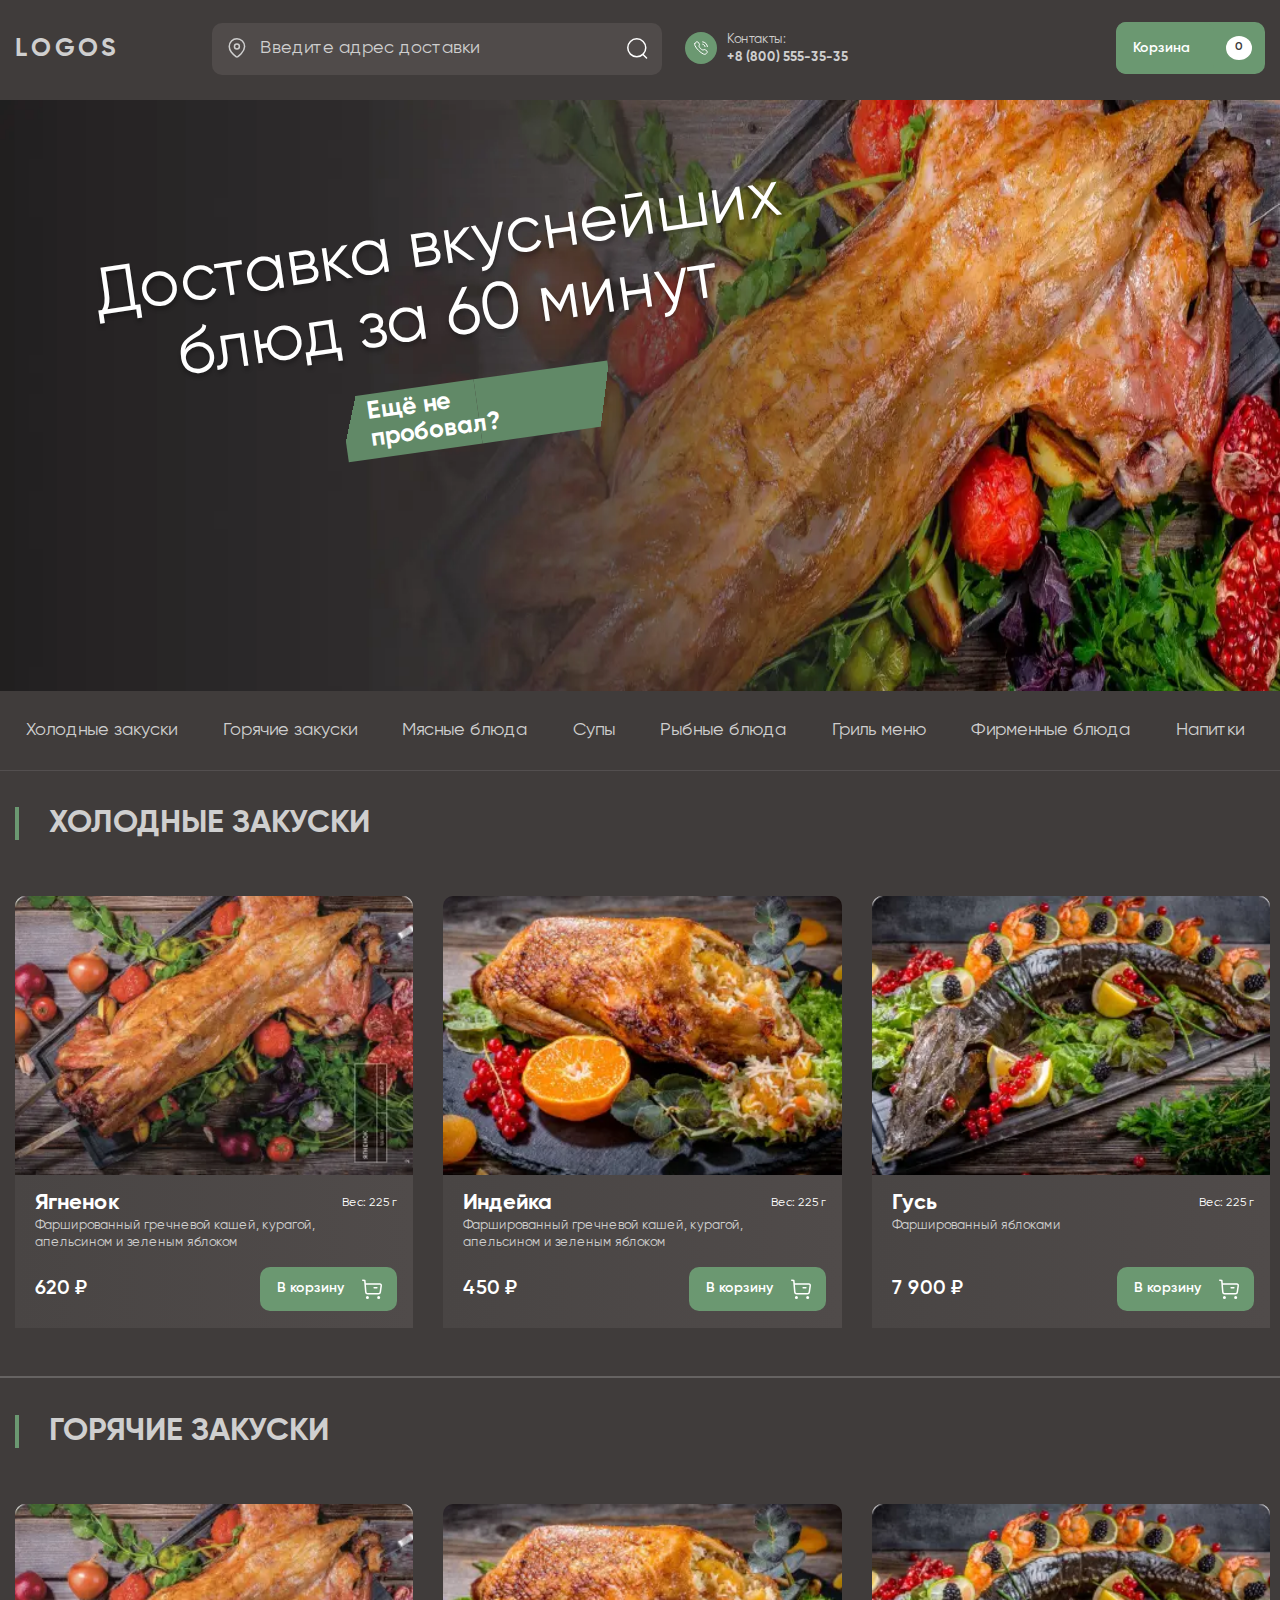
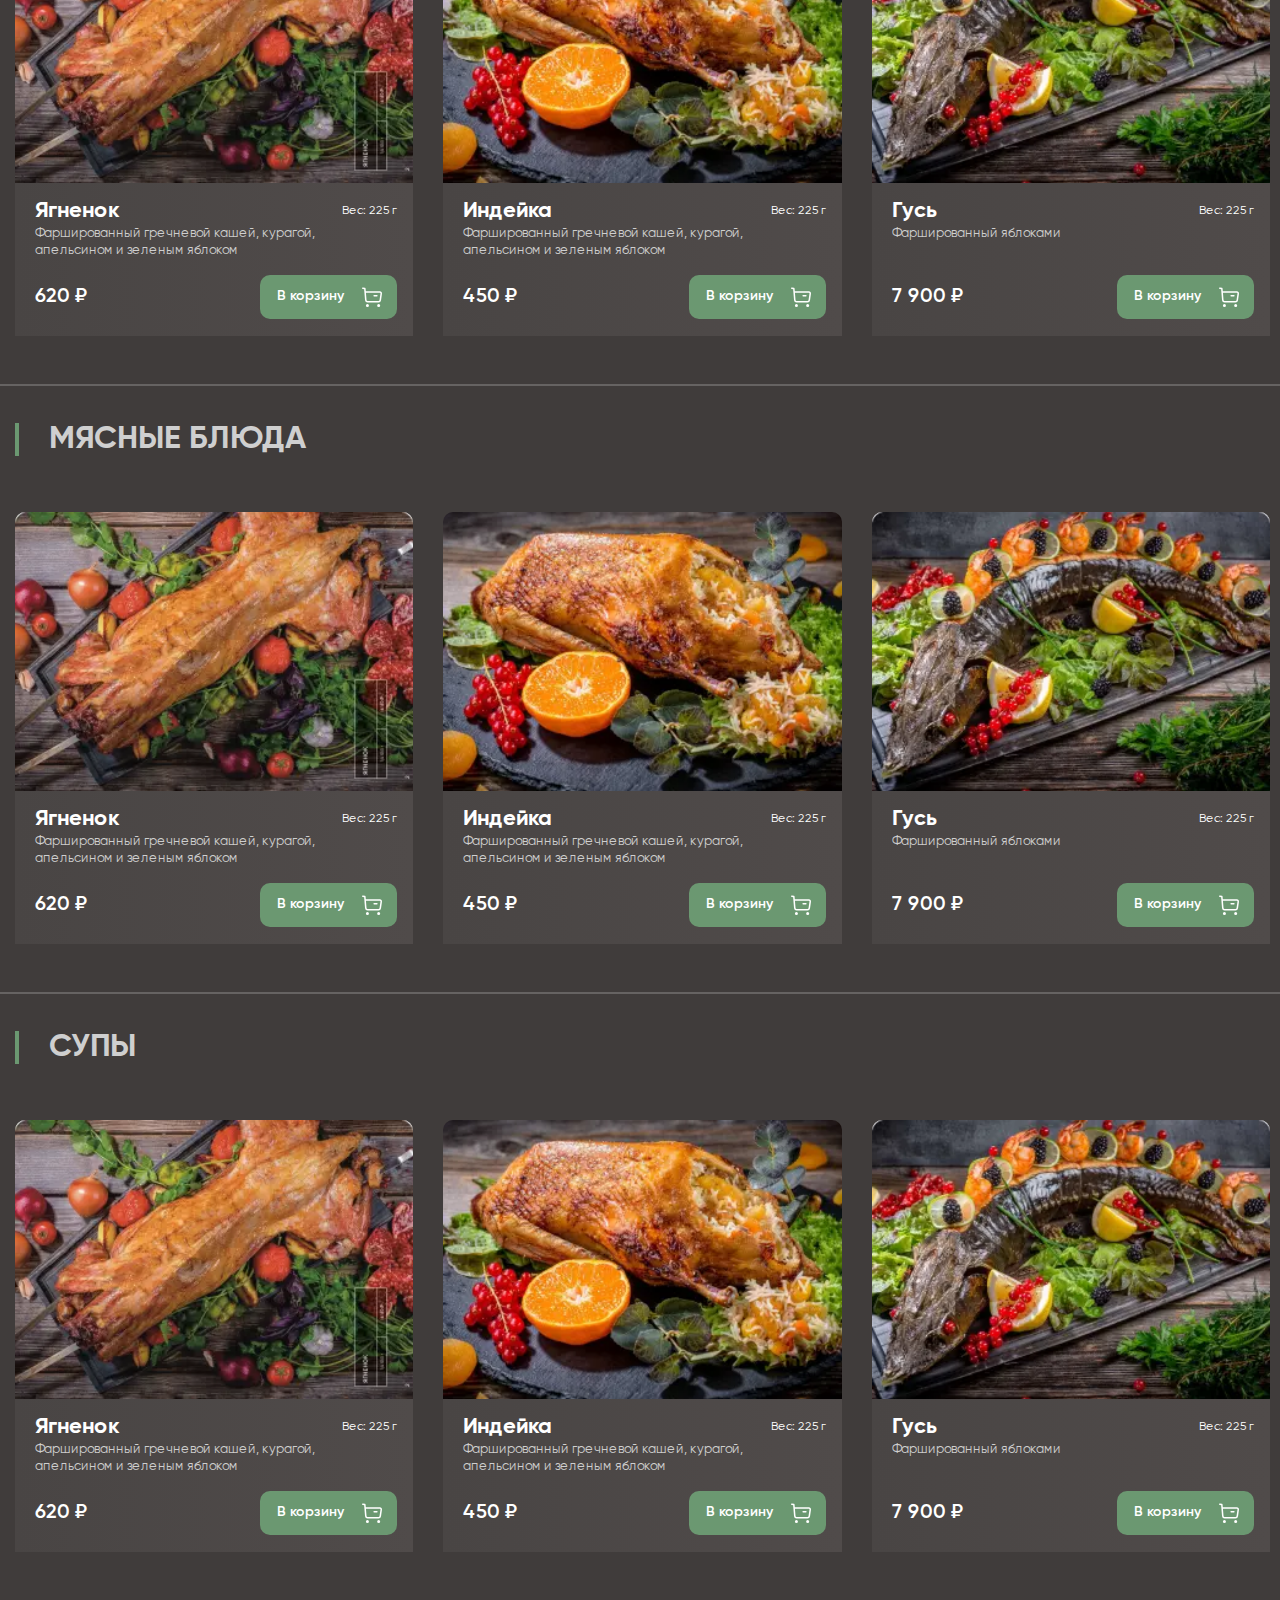
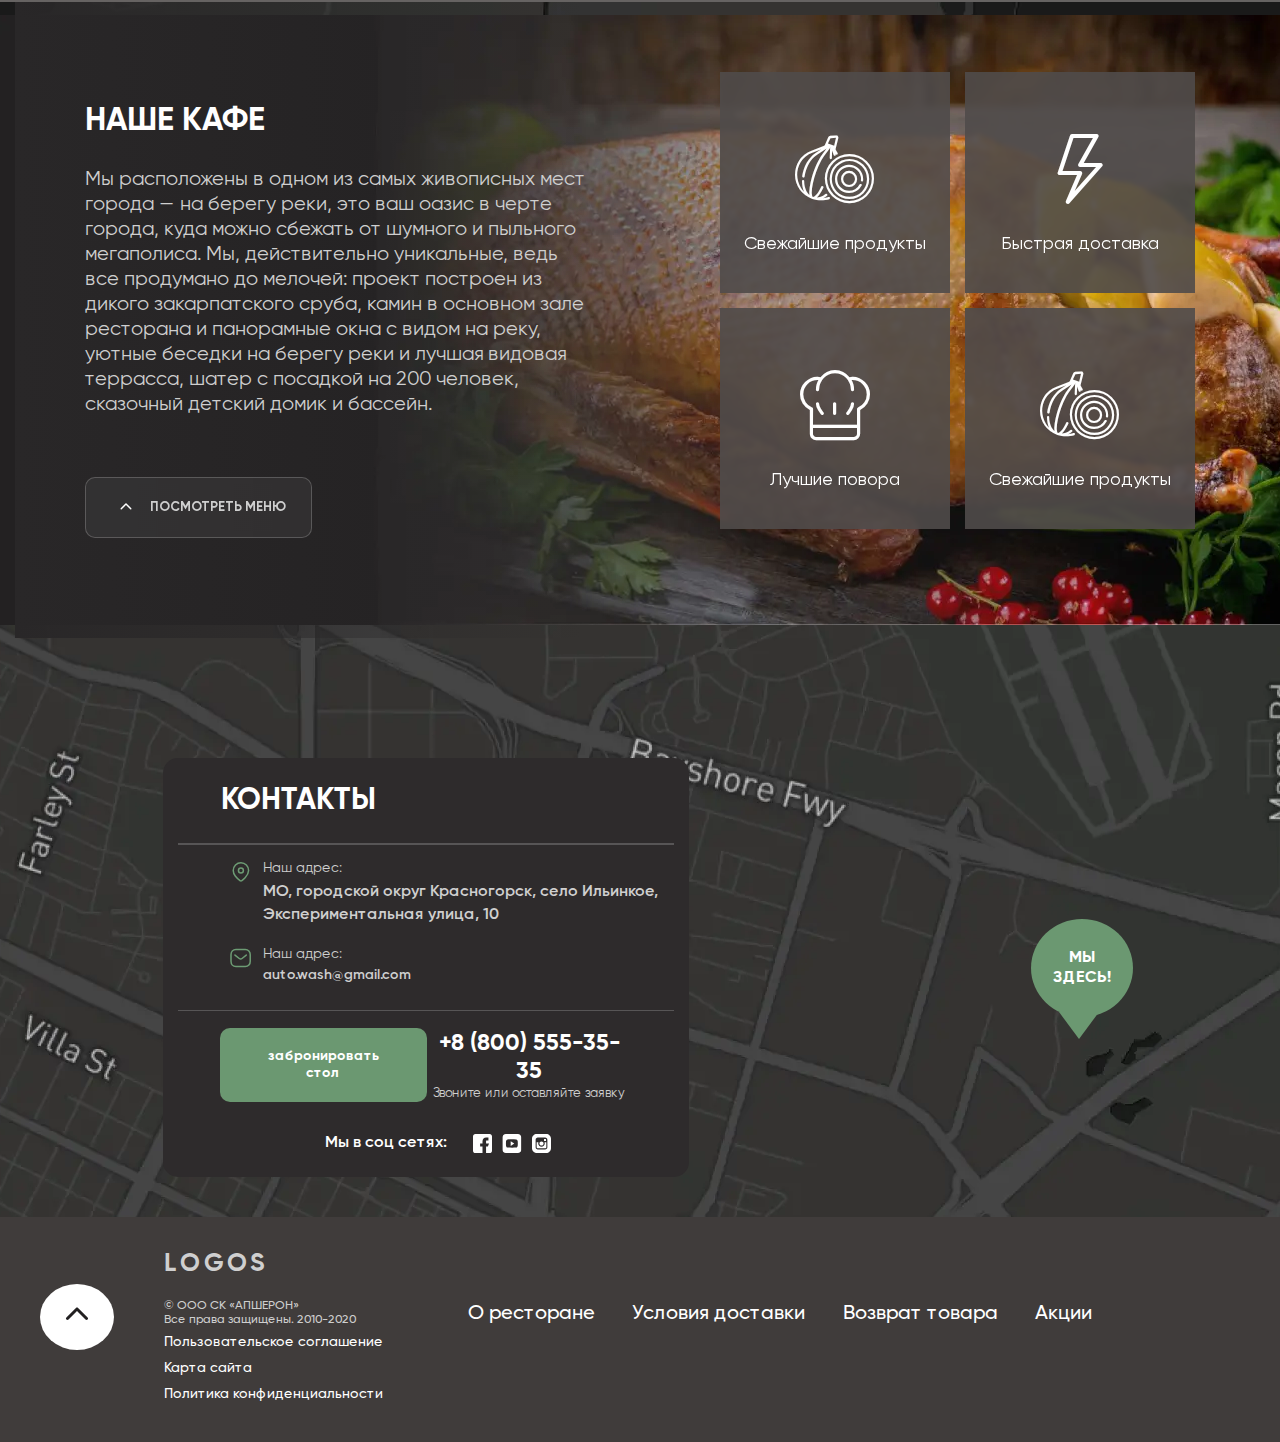
<file: index.html>
<!DOCTYPE html>
<html lang="ru">

<head>
	<title>HomePage</title>
	<meta charset="UTF-8">
	<meta name="format-detection" content="telephone=no">
	<!-- <style>body{opacity: 0;}</style> -->
	<link rel="stylesheet" href="css/style.min.css?_v=20221209024017">
	<!-- <meta name="robots" content="noindex, nofollow"> -->
	<meta name="viewport" content="width=device-width, initial-scale=1.0">
</head>

<body>
	<div class="wrapper">
		<header class="header">
			<div class="header__container">
				<div class="header__menu menu">
					<button type="button" class="menu__icon icon-menu"><span></span></button>
					<span class="menu__span">Меню</span>
					<nav class="menu__body">
						<ul class="menu__list">
							<li data-goto="#product-section-cold-appetizers" class="menu__item"><a href="#" class="menu__link">Холодные закуски</a></li>
							<li data-goto="#product-section-hot-appetizers" class="menu__item"><a href="#" class="menu__link">Горячие закуски</a></li>
							<li data-goto="#product-section-meat-dishes" class="menu__item"><a href="#" class="menu__link">Мясные блюда</a></li>
							<li data-goto="#product-section-soup" class="menu__item"><a href="#" class="menu__link">Супы</a></li>
							<li class="menu__item"><a href="#" class="menu__link">Рыбные блюда</a></li>
							<li class="menu__item"><a href="#" class="menu__link">Гриль меню</a></li>
							<li class="menu__item"><a href="#" class="menu__link">Фирменные блюда</a></li>
							<li class="menu__item"><a href="#" class="menu__link">Напитки</a></li>
							<li class="menu__item number"><a href="#" class="menu__link ">Контакты:</a></li>
							<li class="menu__item"><a href="#" class="menu__link">+8 (800) 555-35-35</a></li>
						</ul>
					</nav>
				</div>
				<a href="index.html" class="header-logo">LOGOS</a>
				<form action="#" data-da=".header-adaptive,1010,0" class="header-form">
					<div class="header-form__block">
						<span class="header-form__location-img"></span>
						<input placeholder="Введите адрес доставки" class="header-form__input input-remove">
						<button type="submit" class="header-form__button"></button>
					</div>
				</form>
				<a href="tel:+88005553535" class="header__callback"></a>
				<div class="header-phone">
					<span class="header-phone__description">Контакты:</span>
					<a href="tel:+88005553535" class="header-phone__number">+8 (800) 555-35-35</a>
				</div>
				<div data-popup="#popup" class="header-cart">
					<a href="index.html" class="header-cart__button">Корзина</a>
					<span class="header-cart__decor"></span>
					<div class="header-cart__counter">
						<span class="header-cart__counter-span">0</span>
					</div>
				</div>
			</div>

			<div class="header-adaptive"></div>
		</header>
		<main class="page">
			<div class="banner">
				<div class="banner__desc">
					<h1 class="banner__header">Доставка вкуснейших <br>блюд за 60 минут</h1>
					<div>
						<span class="banner__phrase">Ещё не пробовал?</span>
					</div>
				</div>
			</div>
			<div class="main-menu__container">
				<ul class="main-menu__list">
					<li data-goto="#product-section-cold-appetizers" class="main-menu__item">Холодные закуски</li>
					<li data-goto="#product-section-hot-appetizers" class="main-menu__item">Горячие закуски</li>
					<li data-goto="#product-section-meat-dishes" class="main-menu__item">Мясные блюда</li>
					<li data-goto="#product-section-soup" class="main-menu__item">Супы</li>
					<li class="main-menu__item">Рыбные блюда</li>
					<li class="main-menu__item">Гриль меню</li>
					<li class="main-menu__item">Фирменные блюда</li>
					<li class="main-menu__item">Напитки</li>
				</ul>
			</div>
			<div class="main-menu__line"></div>
			<section class="product-slider">
				<div class="product-slider__container">
					<div class="product-slider__header">
						<h2 id="product-section-cold-appetizers" class="product-slider__title title ">Холодные закуски</h2>
					</div>
				</div>

				<div class="product__slider swiper">
					<div class="product__wrapper swiper-wrapper">
						<div data-item="01" class="product__slide swiper-slide">
							<article class="product-card">
								<div class="product-card__image">
									<a href="card-product.html" class="product-card__image-link"><picture><source srcset="img/slider-img/01.webp" type="image/webp"><img src="img/slider-img/01.jpg" alt=""></picture></a>
								</div>
								<div class="product-card__block">
									<div class="product-card__title">
										<h5 class="product-card__header">Ягненок</h5>
										<span class="product-card__weight">Вес: 225 г</span>
									</div>
									<div class="product-card__desc">Фаршированный гречневой кашей, курагой, апельсином и зеленым яблоком</div>
									<div class="product-card__footer">
										<div class="product-card__price">620 ₽</div>
										<div class="product-card__cart product-cart">
											<div class="product-cart__button"><a href="">В корзину</a></div>
										</div>
									</div>
								</div>
							</article>
						</div>
						<div data-item="02" class="product__slide swiper-slide">
							<article class="product-card">
								<div class="product-card__image">
									<a href="card-product.html" class="product-card__image-link"><picture><source srcset="img/slider-img/02.webp" type="image/webp"><img src="img/slider-img/02.jpg" alt=""></picture></a>
								</div>
								<div class="product-card__block">
									<div class="product-card__title">
										<h5 class="product-card__header">Индейка</h5>
										<span class="product-card__weight">Вес: 225 г</span>
									</div>
									<div class="product-card__desc">Фаршированный гречневой кашей, курагой, апельсином и зеленым яблоком</div>
									<div class="product-card__footer">
										<div class="product-card__price">450 ₽</div>
										<div class="product-card__cart product-cart">
											<div class="product-cart__button">
												<a href="#" class="item_link">В корзину</a>
											</div>
										</div>
									</div>
								</div>
							</article>
						</div>
						<div data-item="03" class="product__slide swiper-slide">
							<article class="product-card">
								<div class="product-card__image">
									<a href="card-product.html" class="product-card__image-link"><picture><source srcset="img/slider-img/03.webp" type="image/webp"><img src="img/slider-img/03.jpg" alt=""></picture></a>
								</div>
								<div class="product-card__block">
									<div class="product-card__title">
										<h5 class="product-card__header">Гусь</h5>
										<span class="product-card__weight">Вес: 225 г</span>
									</div>
									<div class="product-card__desc">Фаршированный яблоками</div>
									<div class="product-card__footer">
										<div class="product-card__price">7 900 ₽</div>
										<div class="product-card__cart product-cart">
											<div class="product-cart__button"><a href="#">В корзину</a></div>
										</div>
									</div>
								</div>
							</article>
						</div>
						<div data-item="04" class="product__slide swiper-slide">
							<article class="product-card">
								<div class="product-card__image">
									<a href="card-product.html" class="product-card__image-link"><picture><source srcset="img/slider-img/03.webp" type="image/webp"><img src="img/slider-img/03.jpg" alt=""></picture></a>
								</div>
								<div class="product-card__block">
									<div class="product-card__title">
										<h5 class="product-card__header">Гусь</h5>
										<span class="product-card__weight">Вес: 225 г</span>
									</div>
									<div class="product-card__desc">Фаршированный яблоками</div>
									<div class="product-card__footer">
										<div class="product-card__price">7 900 ₽</div>
										<div class="product-card__cart product-cart">
											<div class="product-cart__button"><a href="#">В корзину</a></div>
										</div>
									</div>
								</div>
							</article>
						</div>
						<div data-item="05" class="product__slide swiper-slide">
							<article class="product-card">
								<div class="product-card__image">
									<a href="card-product.html" class="product-card__image-link"><picture><source srcset="img/slider-img/01.webp" type="image/webp"><img src="img/slider-img/01.jpg" alt=""></picture></a>
								</div>
								<div class="product-card__block">
									<div class="product-card__title">
										<h5 class="product-card__header">Утка</h5>
										<span class="product-card__weight">Вес: 225 г</span>
									</div>
									<div class="product-card__desc">Фаршированная рисом, курагой и айвой</div>
									<div class="product-card__footer">
										<div class="product-card__price">3 230 ₽</div>
										<div class="product-card__cart product-cart">
											<div class="product-cart__button"><a href="#">В корзину</a></div>
										</div>
									</div>
								</div>
							</article>
						</div>
					</div>
				</div>
			</section>
			<section class="product-slider">
				<div class="product-slider__container">
					<div class="product-slider__header">
						<h2 id="product-section-hot-appetizers" class="product-slider__title title ">ГОРЯЧИЕ ЗАКУСКИ</h2>
					</div>
				</div>

				<div class="product__slider swiper">
					<div class="product__wrapper swiper-wrapper">
						<div data-item="01" class="product__slide swiper-slide">
							<article class="product-card">
								<div class="product-card__image">
									<a href="card-product.html" class="product-card__image-link"><picture><source srcset="img/slider-img/01.webp" type="image/webp"><img src="img/slider-img/01.jpg" alt=""></picture></a>
								</div>
								<div class="product-card__block">
									<div class="product-card__title">
										<h5 class="product-card__header">Ягненок</h5>
										<span class="product-card__weight">Вес: 225 г</span>
									</div>
									<div class="product-card__desc">Фаршированный гречневой кашей, курагой, апельсином и зеленым яблоком</div>
									<div class="product-card__footer">
										<div class="product-card__price">620 ₽</div>
										<div class="product-card__cart product-cart">
											<div class="product-cart__button"><a href="">В корзину</a></div>
										</div>
									</div>
								</div>
							</article>
						</div>
						<div data-item="02" class="product__slide swiper-slide">
							<article class="product-card">
								<div class="product-card__image">
									<a href="card-product.html" class="product-card__image-link"><picture><source srcset="img/slider-img/02.webp" type="image/webp"><img src="img/slider-img/02.jpg" alt=""></picture></a>
								</div>
								<div class="product-card__block">
									<div class="product-card__title">
										<h5 class="product-card__header">Индейка</h5>
										<span class="product-card__weight">Вес: 225 г</span>
									</div>
									<div class="product-card__desc">Фаршированный гречневой кашей, курагой, апельсином и зеленым яблоком</div>
									<div class="product-card__footer">
										<div class="product-card__price">450 ₽</div>
										<div class="product-card__cart product-cart">
											<div class="product-cart__button">
												<a href="#" class="item_link">В корзину</a>
											</div>
										</div>
									</div>
								</div>
							</article>
						</div>
						<div data-item="03" class="product__slide swiper-slide">
							<article class="product-card">
								<div class="product-card__image">
									<a href="card-product.html" class="product-card__image-link"><picture><source srcset="img/slider-img/03.webp" type="image/webp"><img src="img/slider-img/03.jpg" alt=""></picture></a>
								</div>
								<div class="product-card__block">
									<div class="product-card__title">
										<h5 class="product-card__header">Гусь</h5>
										<span class="product-card__weight">Вес: 225 г</span>
									</div>
									<div class="product-card__desc">Фаршированный яблоками</div>
									<div class="product-card__footer">
										<div class="product-card__price">7 900 ₽</div>
										<div class="product-card__cart product-cart">
											<div class="product-cart__button"><a href="#">В корзину</a></div>
										</div>
									</div>
								</div>
							</article>
						</div>
						<div data-item="04" class="product__slide swiper-slide">
							<article class="product-card">
								<div class="product-card__image">
									<a href="card-product.html" class="product-card__image-link"><picture><source srcset="img/slider-img/03.webp" type="image/webp"><img src="img/slider-img/03.jpg" alt=""></picture></a>
								</div>
								<div class="product-card__block">
									<div class="product-card__title">
										<h5 class="product-card__header">Гусь</h5>
										<span class="product-card__weight">Вес: 225 г</span>
									</div>
									<div class="product-card__desc">Фаршированный яблоками</div>
									<div class="product-card__footer">
										<div class="product-card__price">7 900 ₽</div>
										<div class="product-card__cart product-cart">
											<div class="product-cart__button"><a href="#">В корзину</a></div>
										</div>
									</div>
								</div>
							</article>
						</div>
						<div data-item="05" class="product__slide swiper-slide">
							<article class="product-card">
								<div class="product-card__image">
									<a href="card-product.html" class="product-card__image-link"><picture><source srcset="img/slider-img/01.webp" type="image/webp"><img src="img/slider-img/01.jpg" alt=""></picture></a>
								</div>
								<div class="product-card__block">
									<div class="product-card__title">
										<h5 class="product-card__header">Утка</h5>
										<span class="product-card__weight">Вес: 225 г</span>
									</div>
									<div class="product-card__desc">Фаршированная рисом, курагой и айвой</div>
									<div class="product-card__footer">
										<div class="product-card__price">3 230 ₽</div>
										<div class="product-card__cart product-cart">
											<div class="product-cart__button"><a href="#">В корзину</a></div>
										</div>
									</div>
								</div>
							</article>
						</div>
					</div>
				</div>
			</section>
			<section class="product-slider">
				<div class="product-slider__container">
					<div class="product-slider__header">
						<h2 id="product-section-meat-dishes" class="product-slider__title title ">Мясные блюда</h2>
					</div>
				</div>

				<div class="product__slider swiper">
					<div class="product__wrapper swiper-wrapper">
						<div data-item="01" class="product__slide swiper-slide">
							<article class="product-card">
								<div class="product-card__image">
									<a href="card-product.html" class="product-card__image-link"><picture><source srcset="img/slider-img/01.webp" type="image/webp"><img src="img/slider-img/01.jpg" alt=""></picture></a>
								</div>
								<div class="product-card__block">
									<div class="product-card__title">
										<h5 class="product-card__header">Ягненок</h5>
										<span class="product-card__weight">Вес: 225 г</span>
									</div>
									<div class="product-card__desc">Фаршированный гречневой кашей, курагой, апельсином и зеленым яблоком</div>
									<div class="product-card__footer">
										<div class="product-card__price">620 ₽</div>
										<div class="product-card__cart product-cart">
											<div class="product-cart__button"><a href="">В корзину</a></div>
										</div>
									</div>
								</div>
							</article>
						</div>
						<div data-item="02" class="product__slide swiper-slide">
							<article class="product-card">
								<div class="product-card__image">
									<a href="card-product.html" class="product-card__image-link"><picture><source srcset="img/slider-img/02.webp" type="image/webp"><img src="img/slider-img/02.jpg" alt=""></picture></a>
								</div>
								<div class="product-card__block">
									<div class="product-card__title">
										<h5 class="product-card__header">Индейка</h5>
										<span class="product-card__weight">Вес: 225 г</span>
									</div>
									<div class="product-card__desc">Фаршированный гречневой кашей, курагой, апельсином и зеленым яблоком</div>
									<div class="product-card__footer">
										<div class="product-card__price">450 ₽</div>
										<div class="product-card__cart product-cart">
											<div class="product-cart__button">
												<a href="#" class="item_link">В корзину</a>
											</div>
										</div>
									</div>
								</div>
							</article>
						</div>
						<div data-item="03" class="product__slide swiper-slide">
							<article class="product-card">
								<div class="product-card__image">
									<a href="card-product.html" class="product-card__image-link"><picture><source srcset="img/slider-img/03.webp" type="image/webp"><img src="img/slider-img/03.jpg" alt=""></picture></a>
								</div>
								<div class="product-card__block">
									<div class="product-card__title">
										<h5 class="product-card__header">Гусь</h5>
										<span class="product-card__weight">Вес: 225 г</span>
									</div>
									<div class="product-card__desc">Фаршированный яблоками</div>
									<div class="product-card__footer">
										<div class="product-card__price">7 900 ₽</div>
										<div class="product-card__cart product-cart">
											<div class="product-cart__button"><a href="#">В корзину</a></div>
										</div>
									</div>
								</div>
							</article>
						</div>
						<div data-item="04" class="product__slide swiper-slide">
							<article class="product-card">
								<div class="product-card__image">
									<a href="card-product.html" class="product-card__image-link"><picture><source srcset="img/slider-img/03.webp" type="image/webp"><img src="img/slider-img/03.jpg" alt=""></picture></a>
								</div>
								<div class="product-card__block">
									<div class="product-card__title">
										<h5 class="product-card__header">Гусь</h5>
										<span class="product-card__weight">Вес: 225 г</span>
									</div>
									<div class="product-card__desc">Фаршированный яблоками</div>
									<div class="product-card__footer">
										<div class="product-card__price">7 900 ₽</div>
										<div class="product-card__cart product-cart">
											<div class="product-cart__button"><a href="#">В корзину</a></div>
										</div>
									</div>
								</div>
							</article>
						</div>
						<div data-item="05" class="product__slide swiper-slide">
							<article class="product-card">
								<div class="product-card__image">
									<a href="card-product.html" class="product-card__image-link"><picture><source srcset="img/slider-img/01.webp" type="image/webp"><img src="img/slider-img/01.jpg" alt=""></picture></a>
								</div>
								<div class="product-card__block">
									<div class="product-card__title">
										<h5 class="product-card__header">Утка</h5>
										<span class="product-card__weight">Вес: 225 г</span>
									</div>
									<div class="product-card__desc">Фаршированная рисом, курагой и айвой</div>
									<div class="product-card__footer">
										<div class="product-card__price">3 230 ₽</div>
										<div class="product-card__cart product-cart">
											<div class="product-cart__button"><a href="#">В корзину</a></div>
										</div>
									</div>
								</div>
							</article>
						</div>
					</div>
				</div>
			</section>
			<section class="product-slider">
				<div class="product-slider__container">
					<div class="product-slider__header">
						<h2 id="product-section-soup" class="product-slider__title title ">Супы</h2>
					</div>
				</div>

				<div class="product__slider swiper">
					<div class="product__wrapper swiper-wrapper">
						<div data-item="01" class="product__slide swiper-slide">
							<article class="product-card">
								<div class="product-card__image">
									<a href="card-product.html" class="product-card__image-link"><picture><source srcset="img/slider-img/01.webp" type="image/webp"><img src="img/slider-img/01.jpg" alt=""></picture></a>
								</div>
								<div class="product-card__block">
									<div class="product-card__title">
										<h5 class="product-card__header">Ягненок</h5>
										<span class="product-card__weight">Вес: 225 г</span>
									</div>
									<div class="product-card__desc">Фаршированный гречневой кашей, курагой, апельсином и зеленым яблоком</div>
									<div class="product-card__footer">
										<div class="product-card__price">620 ₽</div>
										<div class="product-card__cart product-cart">
											<div class="product-cart__button"><a href="">В корзину</a></div>
										</div>
									</div>
								</div>
							</article>
						</div>
						<div data-item="02" class="product__slide swiper-slide">
							<article class="product-card">
								<div class="product-card__image">
									<a href="card-product.html" class="product-card__image-link"><picture><source srcset="img/slider-img/02.webp" type="image/webp"><img src="img/slider-img/02.jpg" alt=""></picture></a>
								</div>
								<div class="product-card__block">
									<div class="product-card__title">
										<h5 class="product-card__header">Индейка</h5>
										<span class="product-card__weight">Вес: 225 г</span>
									</div>
									<div class="product-card__desc">Фаршированный гречневой кашей, курагой, апельсином и зеленым яблоком</div>
									<div class="product-card__footer">
										<div class="product-card__price">450 ₽</div>
										<div class="product-card__cart product-cart">
											<div class="product-cart__button">
												<a href="#" class="item_link">В корзину</a>
											</div>
										</div>
									</div>
								</div>
							</article>
						</div>
						<div data-item="03" class="product__slide swiper-slide">
							<article class="product-card">
								<div class="product-card__image">
									<a href="card-product.html" class="product-card__image-link"><picture><source srcset="img/slider-img/03.webp" type="image/webp"><img src="img/slider-img/03.jpg" alt=""></picture></a>
								</div>
								<div class="product-card__block">
									<div class="product-card__title">
										<h5 class="product-card__header">Гусь</h5>
										<span class="product-card__weight">Вес: 225 г</span>
									</div>
									<div class="product-card__desc">Фаршированный яблоками</div>
									<div class="product-card__footer">
										<div class="product-card__price">7 900 ₽</div>
										<div class="product-card__cart product-cart">
											<div class="product-cart__button"><a href="#">В корзину</a></div>
										</div>
									</div>
								</div>
							</article>
						</div>
						<div data-item="04" class="product__slide swiper-slide">
							<article class="product-card">
								<div class="product-card__image">
									<a href="card-product.html" class="product-card__image-link"><picture><source srcset="img/slider-img/03.webp" type="image/webp"><img src="img/slider-img/03.jpg" alt=""></picture></a>
								</div>
								<div class="product-card__block">
									<div class="product-card__title">
										<h5 class="product-card__header">Гусь</h5>
										<span class="product-card__weight">Вес: 225 г</span>
									</div>
									<div class="product-card__desc">Фаршированный яблоками</div>
									<div class="product-card__footer">
										<div class="product-card__price">7 900 ₽</div>
										<div class="product-card__cart product-cart">
											<div class="product-cart__button"><a href="#">В корзину</a></div>
										</div>
									</div>
								</div>
							</article>
						</div>
						<div data-item="05" class="product__slide swiper-slide">
							<article class="product-card">
								<div class="product-card__image">
									<a href="card-product.html" class="product-card__image-link"><picture><source srcset="img/slider-img/01.webp" type="image/webp"><img src="img/slider-img/01.jpg" alt=""></picture></a>
								</div>
								<div class="product-card__block">
									<div class="product-card__title">
										<h5 class="product-card__header">Утка</h5>
										<span class="product-card__weight">Вес: 225 г</span>
									</div>
									<div class="product-card__desc">Фаршированная рисом, курагой и айвой</div>
									<div class="product-card__footer">
										<div class="product-card__price">3 230 ₽</div>
										<div class="product-card__cart product-cart">
											<div class="product-cart__button"><a href="#">В корзину</a></div>
										</div>
									</div>
								</div>
							</article>
						</div>
					</div>
				</div>
			</section>
			<section class="section-cafe">
				<div class="section-cafe__container cafe">
					<div class="cafe__about about-cafe">
						<h4 class="about-cafe__title">Наше кафе</h4>
						<div class="about-cafe__description">Мы расположены в одном из самых живописных мест города — на берегу реки, это ваш оазис в черте города, куда можно сбежать от шумного и пыльного мегаполиса. Мы, действительно уникальные, ведь все продумано до мелочей: проект построен из дикого закарпатского сруба, камин в основном зале ресторана и панорамные окна с видом на реку, уютные беседки на берегу реки и лучшая видовая террасса, шатер с посадкой на 200 человек, сказочный детский домик и бассейн.</div>
						<button data-goto=".main-menu__list" class="about-cafe__button">ПОСМОТРЕТЬ МЕНЮ</button>
					</div>
					<div class="cafe__benefits benefits-cafe">
						<div class="benefits-cafe__item">
							<div class="benefits-cafe__title _icon-01">Свежайшие продукты</div>
						</div>
						<div class="benefits-cafe__item">
							<div class="benefits-cafe__title _icon-02">Быстрая доставка</div>
						</div>
						<div class="benefits-cafe__item">
							<div class="benefits-cafe__title _icon-03">Лучшие повора</div>
						</div>
						<div class="benefits-cafe__item">
							<div class="benefits-cafe__title _icon-01">Свежайшие продукты</div>
						</div>
					</div>
				</div>
				<section class="adress">
					<div class="adress__container">
						<div class="adress-block adress-info">
							<div class="adress-info__title">КОНТАКТЫ</div>
							<div class="adress-info__location location-adress">
								<div class="location-adress__header">Наш адрес:</div>
								<div class="location-adress__street">МО, городской округ Красногорск, село Ильинкое, Экспериментальная улица, 10</div>
							</div>
							<div class="adress-info__email-data email-data-info">
								<div class="email-data-info__header">Наш адрес:</div>
								<div class="email-data-info__email">auto.wash@gmail.com</div>
							</div>
							<div class="adress-info__extrainfo extra-info-block">
								<div class="extra-info-block__button"><button>забронировать стол</button></div>
								<div class="extra-info-block__link extrablock">
									<div class="extrablock__number">+8 (800) 555-35-35</div>
									<div class="extrablock__footer">Звоните или оставляйте заявку</div>
								</div>
							</div>
							<div class="adress-info__social social-footer">
								<div class="social-footer__text">Мы в соц сетях:</div>
								<div class="social-footer__links adress-links">
									<a href="https://facebook.com/" class="adress-links__link"><img src="img/icons/facebook.svg" alt="facebook"></a>
									<a href="https://www.youtube.com/" class="adress-links__link"><img src="img/icons/YouTube.svg" alt="youTube"></a>
									<a href="https://www.instagram.com/" class="adress-links__link"><img src="img/icons/instagram.svg" alt="inst"></a>
								</div>
							</div>
						</div>
						<div class="adress-tooltip">
							<div class="adress-tooltip__block">МЫ <br>ЗДЕСЬ!</div>
						</div>
					</div>
				</section>
			</section>
		</main>
		<footer class="footer">
			<div class="footer__container footer-list">
				<div data-goto=".header" class="footer-list__toHeader"></div>
				<div class="footer-list__agreements agreements-footer">
					<div class="agreements-footer__logo"><a href="index.html">LOGOS</a></div>
					<div class="agreements-footer__copyright">© ООО СК «АПШЕРОН» <br>Все права защищены. 2010-2020</div>
					<div class="agreements-footer__info info-agreements">
						<ul class="info-agreements__list">
							<li class="info-agreements__item">Пользовательское соглашение</li>
							<li class="info-agreements__item">Карта сайта</li>
							<li class="info-agreements__item">Политика конфиденциальности</li>
						</ul>
					</div>
				</div>
				<div class="footer-list__nav nav-footer">
					<ul class="nav-footer__list">
						<li class="nav-footer__item"><a href="">О ресторане</a></li>
						<li class="nav-footer__item"><a href="delivery.html">Условия доставки</a></li>
						<li class="nav-footer__item">Возврат товара</li>
						<li class="nav-footer__item"><a href="news.html">Акции</a></li>
					</ul>
				</div>
			</div>
		</footer>
	</div>
	<div id="popup" aria-hidden="true" class="popup">
		<div class="popup__wrapper">
			<div class="popup__content">
				<button data-close type="button" class="popup__close"><img src="img/icons/popup-close.svg" alt="" class="popup-cart-img"></button>
				<img src="img/icons/popup-cart.svg" alt="">
				<div class="popup__title">КОРЗИНА ПУСТАЯ</div>
				<button data-close type="button" class="popup__text">Посмотреть меню</button>
			</div>
		</div>
	</div>
	<script src="js/app.min.js?_v=20221209024017"></script>
</body>

</html>
</file>
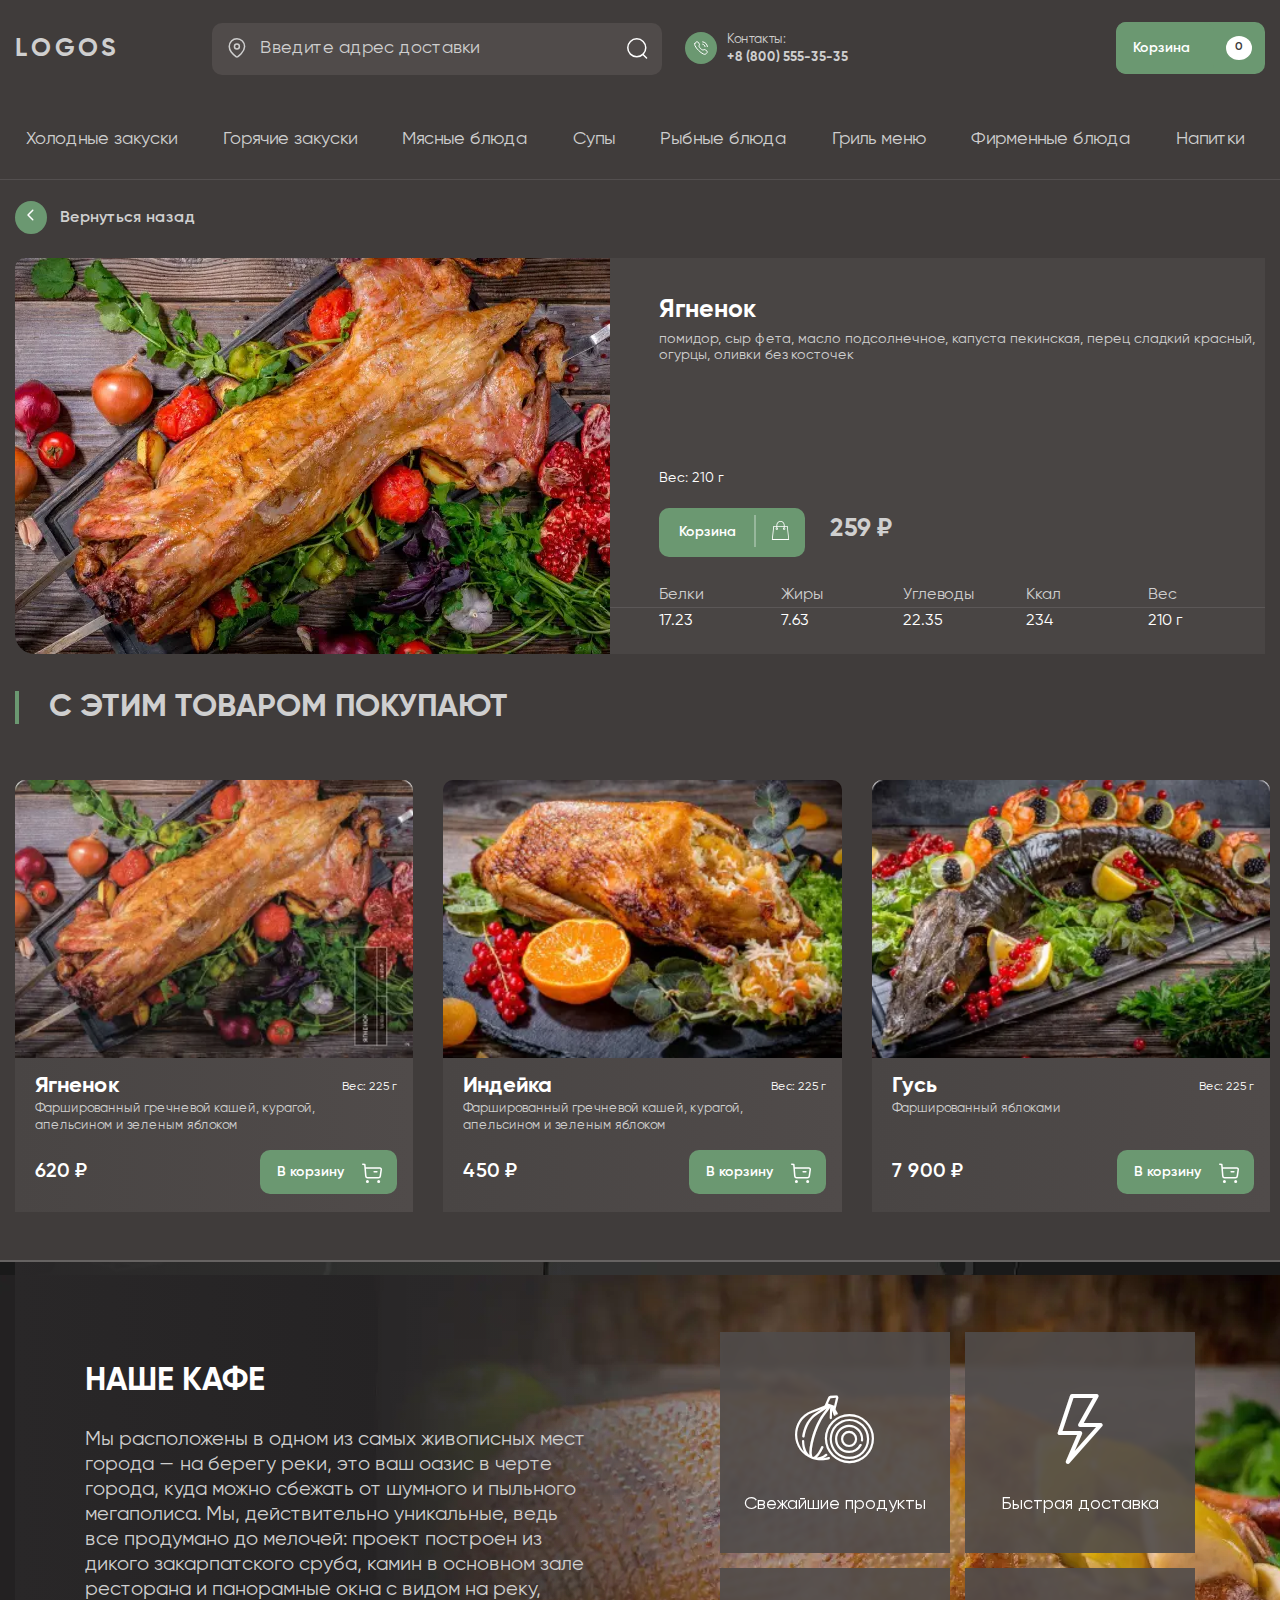
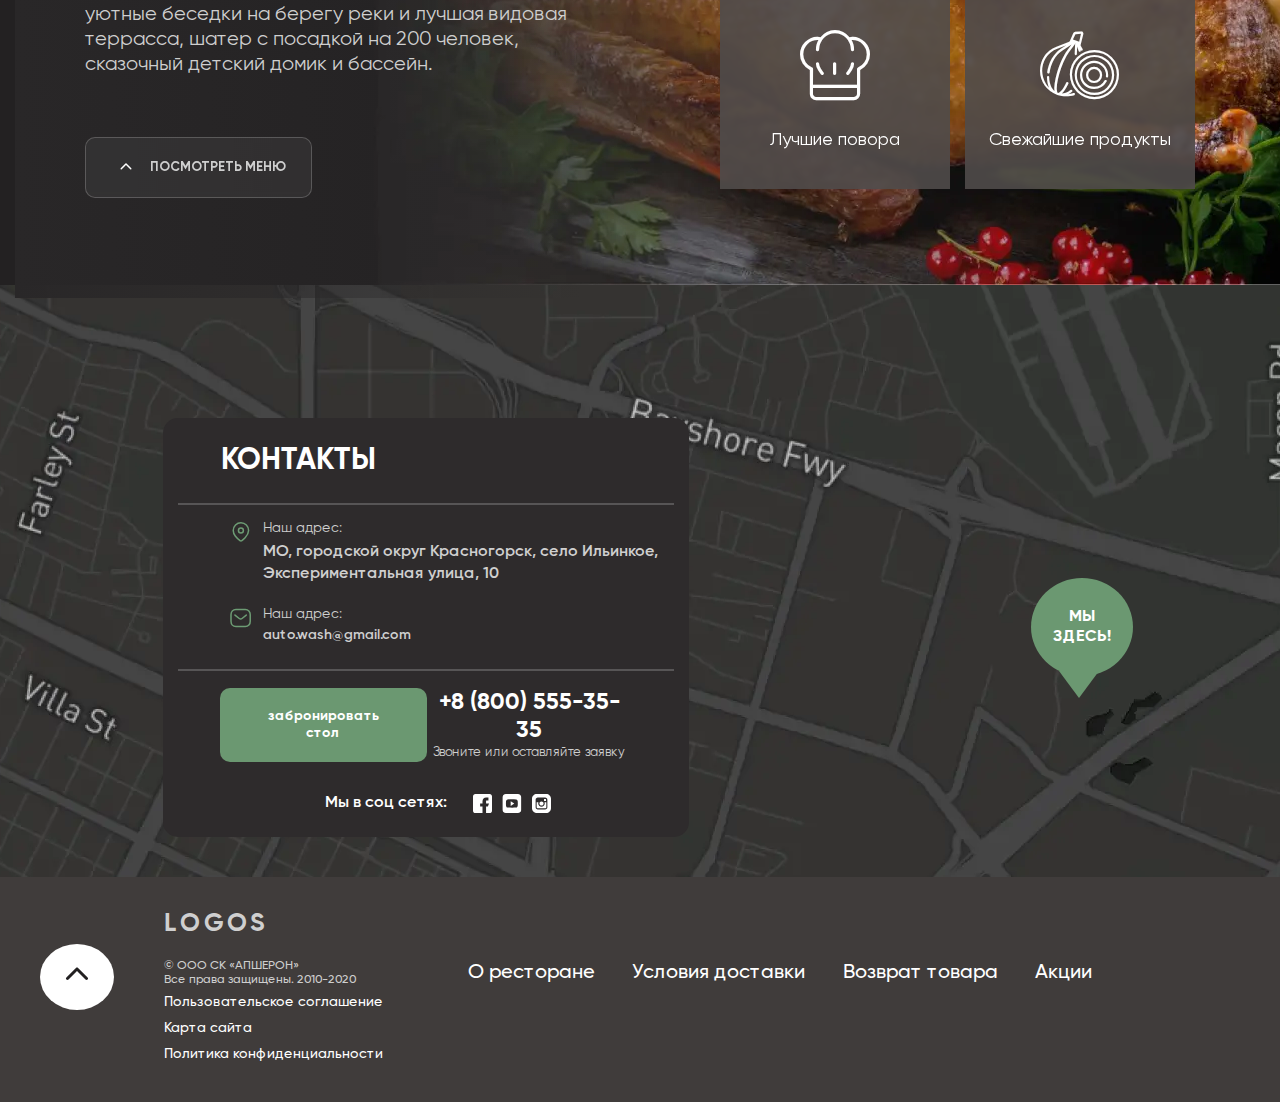
<file: card-product.html>
<!DOCTYPE html>
<html lang="ru">

<head>
	<title>Card-product</title>
	<meta charset="UTF-8">
	<meta name="format-detection" content="telephone=no">
	<!-- <style>body{opacity: 0;}</style> -->
	<link rel="stylesheet" href="css/style.min.css?_v=20221209024017">
	<!-- <meta name="robots" content="noindex, nofollow"> -->
	<meta name="viewport" content="width=device-width, initial-scale=1.0">
</head>

<body>
	<div class="wrapper">
		<header class="header">
			<div class="header__container">
				<div class="header__menu menu">
					<button type="button" class="menu__icon icon-menu"><span></span></button>
					<span class="menu__span">Меню</span>
					<nav class="menu__body">
						<ul class="menu__list">
							<li data-goto="#product-section-cold-appetizers" class="menu__item"><a href="#" class="menu__link">Холодные закуски</a></li>
							<li data-goto="#product-section-hot-appetizers" class="menu__item"><a href="#" class="menu__link">Горячие закуски</a></li>
							<li data-goto="#product-section-meat-dishes" class="menu__item"><a href="#" class="menu__link">Мясные блюда</a></li>
							<li data-goto="#product-section-soup" class="menu__item"><a href="#" class="menu__link">Супы</a></li>
							<li class="menu__item"><a href="#" class="menu__link">Рыбные блюда</a></li>
							<li class="menu__item"><a href="#" class="menu__link">Гриль меню</a></li>
							<li class="menu__item"><a href="#" class="menu__link">Фирменные блюда</a></li>
							<li class="menu__item"><a href="#" class="menu__link">Напитки</a></li>
							<li class="menu__item number"><a href="#" class="menu__link ">Контакты:</a></li>
							<li class="menu__item"><a href="#" class="menu__link">+8 (800) 555-35-35</a></li>
						</ul>
					</nav>
				</div>
				<a href="index.html" class="header-logo">LOGOS</a>
				<form action="#" data-da=".header-adaptive,1010,0" class="header-form">
					<div class="header-form__block">
						<span class="header-form__location-img"></span>
						<input placeholder="Введите адрес доставки" class="header-form__input input-remove">
						<button type="submit" class="header-form__button"></button>
					</div>
				</form>
				<a href="tel:+88005553535" class="header__callback"></a>
				<div class="header-phone">
					<span class="header-phone__description">Контакты:</span>
					<a href="tel:+88005553535" class="header-phone__number">+8 (800) 555-35-35</a>
				</div>
				<div data-popup="#popup" class="header-cart">
					<a href="index.html" class="header-cart__button">Корзина</a>
					<span class="header-cart__decor"></span>
					<div class="header-cart__counter">
						<span class="header-cart__counter-span">0</span>
					</div>
				</div>
			</div>

			<div class="header-adaptive"></div>
		</header>
		<main class="page">
			<div class="main-menu__container horizontal-scroller">
				<ul class="main-menu__list">
					<li class="main-menu__item"><a href="index.html">Холодные закуски</a></li>
					<li class="main-menu__item"><a href="index.html">Горячие закуски</a></li>
					<li class="main-menu__item"><a href="index.html">Мясные блюда</a></li>
					<li class="main-menu__item"><a href="index.html">Супы</a></li>
					<li class="main-menu__item"><a href="index.html">Рыбные блюда</a></li>
					<li class="main-menu__item"><a href="index.html">Гриль меню</a></li>
					<li class="main-menu__item"><a href="index.html">Фирменные блюда</a></li>
					<li class="main-menu__item"><a href="index.html">Напитки</a></li>
				</ul>
			</div>
			<div class="main-menu__line"></div>

			<section class="product-page">
				<div class="product-page__container">
					<div class="pruduct-page__back-button">
						<a href="index.html">Вернуться назад</a>
					</div>
					<div class="product-page__card card-page">
						<picture><source srcset="img/product-page.webp" type="image/webp"><img src="img/product-page.jpg" alt=""></picture>
						<div class="card-page__about page-about">
							<div class="page-about__title">Ягненок</div>
							<div class="page-about__description">помидор, сыр фета, масло подсолнечное, капуста пекинская,
								перец сладкий красный, огурцы, оливки без косточек</div>
							<div class="page-about__weight">Вес: 210 г</div>
							<div class="page-about__cart about-cart">
								<div class="about-cart__button">Корзина</div>
								<div class="about-cart__price">259 ₽</div>
							</div>
							<div class="page-about__compound compound-page">
								<div class="compound-page__name">
									<ul class="compound-page__list">
										<li class="pompound-page__item">Белки</li>
										<li class="pompound-page__item">Жиры</li>
										<li class="pompound-page__item">Углеводы</li>
										<li class="pompound-page__item">Ккал</li>
										<li class="pompound-page__item">Вес</li>
									</ul>
								</div>
								<div class="compound-page__weight">
									<ul class="compound-page__list">
										<li class="pompound-page__item">17.23</li>
										<li class="pompound-page__item">7.63</li>
										<li class="pompound-page__item">22.35</li>
										<li class="pompound-page__item">234</li>
										<li class="pompound-page__item">210 г</li>
									</ul>
								</div>
							</div>
						</div>
					</div>
				</div>
			</section>


			<section class="product-slider">
				<div class="product-slider__container">
					<div class="product-slider__header">
						<h2 id="undefined" class="product-slider__title title ">С ЭТИМ ТОВАРОМ ПОКУПАЮТ</h2>
					</div>
				</div>

				<div class="product__slider swiper">
					<div class="product__wrapper swiper-wrapper">
						<div data-item="01" class="product__slide swiper-slide">
							<article class="product-card">
								<div class="product-card__image">
									<a href="card-product.html" class="product-card__image-link"><picture><source srcset="img/slider-img/01.webp" type="image/webp"><img src="img/slider-img/01.jpg" alt=""></picture></a>
								</div>
								<div class="product-card__block">
									<div class="product-card__title">
										<h5 class="product-card__header">Ягненок</h5>
										<span class="product-card__weight">Вес: 225 г</span>
									</div>
									<div class="product-card__desc">Фаршированный гречневой кашей, курагой, апельсином и зеленым яблоком</div>
									<div class="product-card__footer">
										<div class="product-card__price">620 ₽</div>
										<div class="product-card__cart product-cart">
											<div class="product-cart__button"><a href="">В корзину</a></div>
										</div>
									</div>
								</div>
							</article>
						</div>
						<div data-item="02" class="product__slide swiper-slide">
							<article class="product-card">
								<div class="product-card__image">
									<a href="card-product.html" class="product-card__image-link"><picture><source srcset="img/slider-img/02.webp" type="image/webp"><img src="img/slider-img/02.jpg" alt=""></picture></a>
								</div>
								<div class="product-card__block">
									<div class="product-card__title">
										<h5 class="product-card__header">Индейка</h5>
										<span class="product-card__weight">Вес: 225 г</span>
									</div>
									<div class="product-card__desc">Фаршированный гречневой кашей, курагой, апельсином и зеленым яблоком</div>
									<div class="product-card__footer">
										<div class="product-card__price">450 ₽</div>
										<div class="product-card__cart product-cart">
											<div class="product-cart__button">
												<a href="#" class="item_link">В корзину</a>
											</div>
										</div>
									</div>
								</div>
							</article>
						</div>
						<div data-item="03" class="product__slide swiper-slide">
							<article class="product-card">
								<div class="product-card__image">
									<a href="card-product.html" class="product-card__image-link"><picture><source srcset="img/slider-img/03.webp" type="image/webp"><img src="img/slider-img/03.jpg" alt=""></picture></a>
								</div>
								<div class="product-card__block">
									<div class="product-card__title">
										<h5 class="product-card__header">Гусь</h5>
										<span class="product-card__weight">Вес: 225 г</span>
									</div>
									<div class="product-card__desc">Фаршированный яблоками</div>
									<div class="product-card__footer">
										<div class="product-card__price">7 900 ₽</div>
										<div class="product-card__cart product-cart">
											<div class="product-cart__button"><a href="#">В корзину</a></div>
										</div>
									</div>
								</div>
							</article>
						</div>
						<div data-item="04" class="product__slide swiper-slide">
							<article class="product-card">
								<div class="product-card__image">
									<a href="card-product.html" class="product-card__image-link"><picture><source srcset="img/slider-img/03.webp" type="image/webp"><img src="img/slider-img/03.jpg" alt=""></picture></a>
								</div>
								<div class="product-card__block">
									<div class="product-card__title">
										<h5 class="product-card__header">Гусь</h5>
										<span class="product-card__weight">Вес: 225 г</span>
									</div>
									<div class="product-card__desc">Фаршированный яблоками</div>
									<div class="product-card__footer">
										<div class="product-card__price">7 900 ₽</div>
										<div class="product-card__cart product-cart">
											<div class="product-cart__button"><a href="#">В корзину</a></div>
										</div>
									</div>
								</div>
							</article>
						</div>
						<div data-item="05" class="product__slide swiper-slide">
							<article class="product-card">
								<div class="product-card__image">
									<a href="card-product.html" class="product-card__image-link"><picture><source srcset="img/slider-img/01.webp" type="image/webp"><img src="img/slider-img/01.jpg" alt=""></picture></a>
								</div>
								<div class="product-card__block">
									<div class="product-card__title">
										<h5 class="product-card__header">Утка</h5>
										<span class="product-card__weight">Вес: 225 г</span>
									</div>
									<div class="product-card__desc">Фаршированная рисом, курагой и айвой</div>
									<div class="product-card__footer">
										<div class="product-card__price">3 230 ₽</div>
										<div class="product-card__cart product-cart">
											<div class="product-cart__button"><a href="#">В корзину</a></div>
										</div>
									</div>
								</div>
							</article>
						</div>
					</div>
				</div>
			</section>
			<section class="section-cafe">
				<div class="section-cafe__container cafe">
					<div class="cafe__about about-cafe">
						<h4 class="about-cafe__title">Наше кафе</h4>
						<div class="about-cafe__description">Мы расположены в одном из самых живописных мест города — на берегу реки, это ваш оазис в черте города, куда можно сбежать от шумного и пыльного мегаполиса. Мы, действительно уникальные, ведь все продумано до мелочей: проект построен из дикого закарпатского сруба, камин в основном зале ресторана и панорамные окна с видом на реку, уютные беседки на берегу реки и лучшая видовая террасса, шатер с посадкой на 200 человек, сказочный детский домик и бассейн.</div>
						<button class="about-cafe__button">ПОСМОТРЕТЬ МЕНЮ</button>
					</div>
					<div class="cafe__benefits benefits-cafe">
						<div class="benefits-cafe__item">
							<div class="benefits-cafe__title _icon-01">Свежайшие продукты</div>
						</div>
						<div class="benefits-cafe__item">
							<div class="benefits-cafe__title _icon-02">Быстрая доставка</div>
						</div>
						<div class="benefits-cafe__item">
							<div class="benefits-cafe__title _icon-03">Лучшие повора</div>
						</div>
						<div class="benefits-cafe__item">
							<div class="benefits-cafe__title _icon-01">Свежайшие продукты</div>
						</div>
					</div>
				</div>
				<section class="adress">
					<div class="adress__container">
						<div class="adress-block adress-info">
							<div class="adress-info__title">КОНТАКТЫ</div>
							<div class="adress-info__location location-adress">
								<div class="location-adress__header">Наш адрес:</div>
								<div class="location-adress__street">МО, городской округ Красногорск, село Ильинкое, Экспериментальная улица, 10</div>
							</div>
							<div class="adress-info__email-data email-data-info">
								<div class="email-data-info__header">Наш адрес:</div>
								<div class="email-data-info__email">auto.wash@gmail.com</div>
							</div>
							<div class="adress-info__extrainfo extra-info-block">
								<div class="extra-info-block__button"><button>забронировать стол</button></div>
								<div class="extra-info-block__link extrablock">
									<div class="extrablock__number">+8 (800) 555-35-35</div>
									<div class="extrablock__footer">Звоните или оставляйте заявку</div>
								</div>
							</div>
							<div class="adress-info__social social-footer">
								<div class="social-footer__text">Мы в соц сетях:</div>
								<div class="social-footer__links adress-links">
									<a href="" class="adress-links__link"><img src="img/icons/facebook.svg" alt=""></a>
									<a href="" class="adress-links__link"><img src="img/icons/YouTube.svg" alt=""></a>
									<a href="" class="adress-links__link"><img src="img/icons/instagram.svg" alt=""></a>
								</div>
							</div>
						</div>
						<div class="adress-tooltip">
							<div class="adress-tooltip__block">МЫ <br>ЗДЕСЬ!</div>
						</div>
					</div>
				</section>
			</section>

		</main>
		<footer class="footer">
			<div class="footer__container footer-list">
				<div data-goto=".header" class="footer-list__toHeader"></div>
				<div class="footer-list__agreements agreements-footer">
					<div class="agreements-footer__logo"><a href="index.html">LOGOS</a></div>
					<div class="agreements-footer__copyright">© ООО СК «АПШЕРОН» <br>Все права защищены. 2010-2020</div>
					<div class="agreements-footer__info info-agreements">
						<ul class="info-agreements__list">
							<li class="info-agreements__item">Пользовательское соглашение</li>
							<li class="info-agreements__item">Карта сайта</li>
							<li class="info-agreements__item">Политика конфиденциальности</li>
						</ul>
					</div>
				</div>
				<div class="footer-list__nav nav-footer">
					<ul class="nav-footer__list">
						<li class="nav-footer__item"><a href="">О ресторане</a></li>
						<li class="nav-footer__item"><a href="delivery.html">Условия доставки</a></li>
						<li class="nav-footer__item">Возврат товара</li>
						<li class="nav-footer__item"><a href="news.html">Акции</a></li>
					</ul>
				</div>
			</div>
		</footer>
	</div>
	<div id="popup" aria-hidden="true" class="popup">
		<div class="popup__wrapper">
			<div class="popup__content">
				<button data-close type="button" class="popup__close"><img src="img/icons/popup-close.svg" alt="" class="popup-cart-img"></button>
				<img src="img/icons/popup-cart.svg" alt="">
				<div class="popup__title">КОРЗИНА ПУСТАЯ</div>
				<button data-close type="button" class="popup__text">Посмотреть меню</button>
			</div>
		</div>
	</div>
	<script src="js/app.min.js?_v=20221209024017"></script>
</body>

</html>
</file>
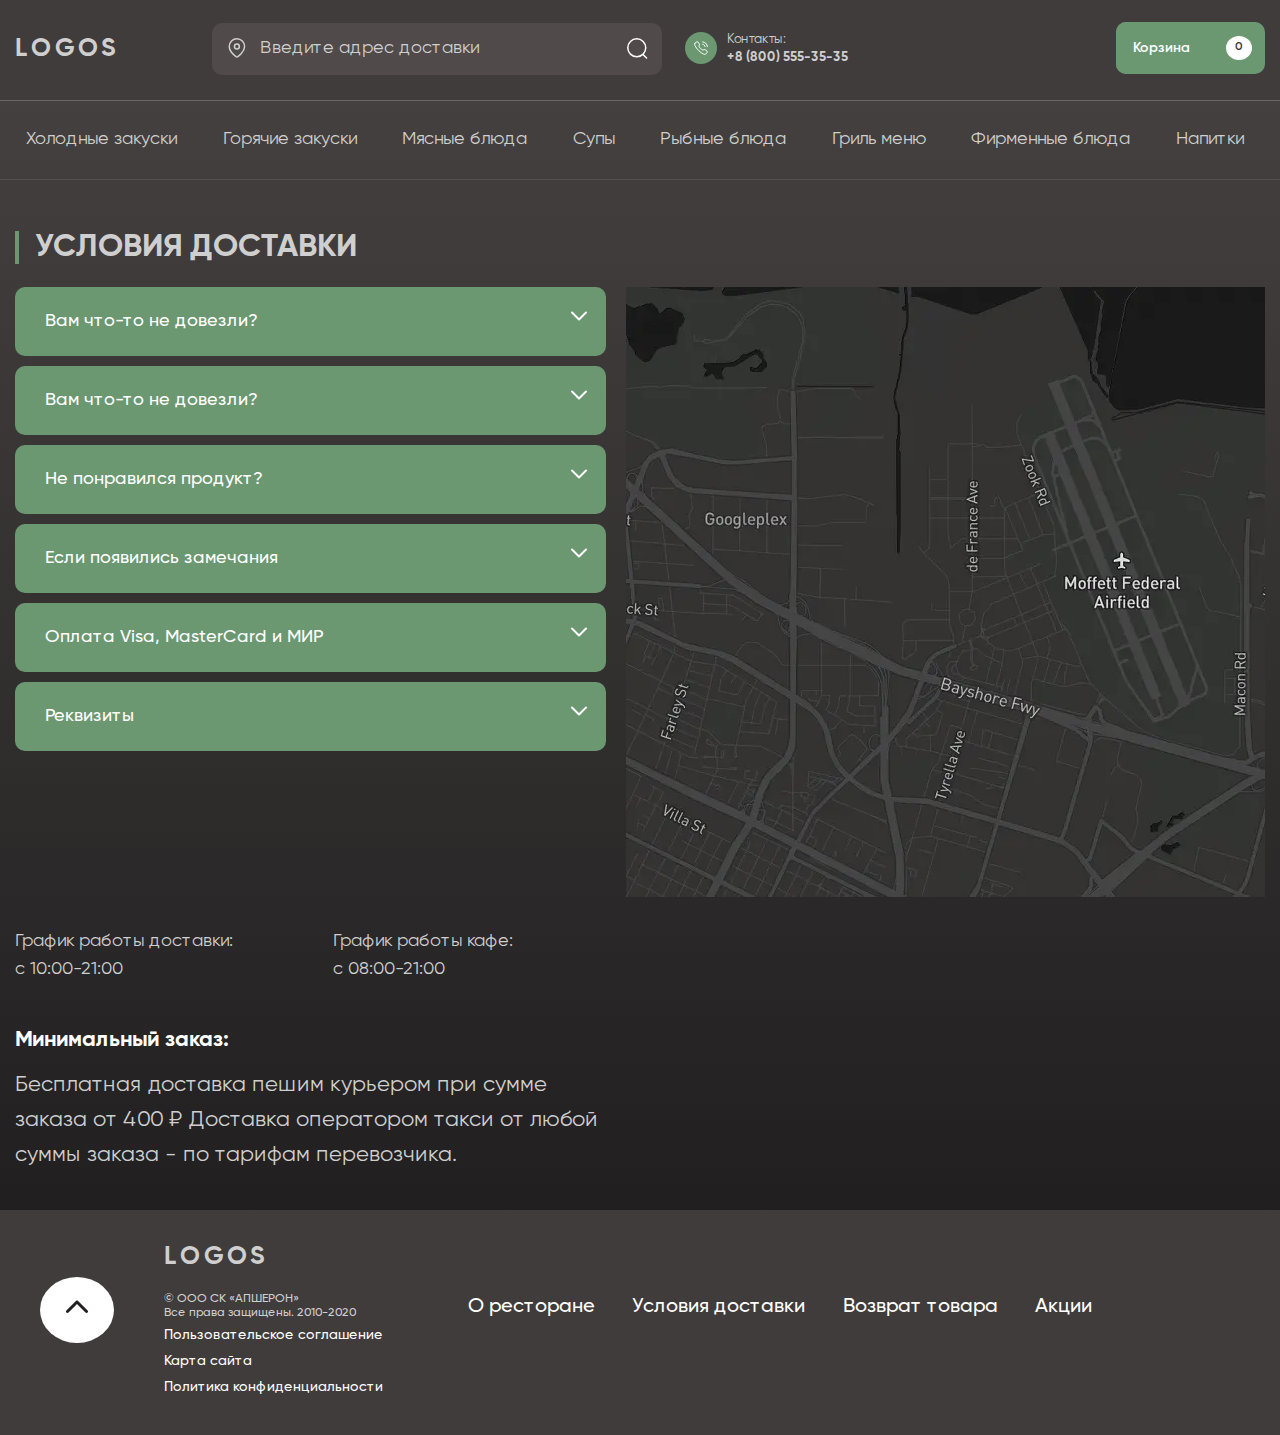
<file: delivery.html>
<!DOCTYPE html>
<html lang="ru">

<head>
	<title>delivery</title>
	<meta charset="UTF-8">
	<meta name="format-detection" content="telephone=no">
	<!-- <style>body{opacity: 0;}</style> -->
	<link rel="stylesheet" href="css/style.min.css?_v=20221209024017">
	<!-- <meta name="robots" content="noindex, nofollow"> -->
	<meta name="viewport" content="width=device-width, initial-scale=1.0">
</head>

<body>
	<div class="wrapper">
		<header class="header">
			<div class="header__container">
				<div class="header__menu menu">
					<button type="button" class="menu__icon icon-menu"><span></span></button>
					<span class="menu__span">Меню</span>
					<nav class="menu__body">
						<ul class="menu__list">
							<li data-goto="#product-section-cold-appetizers" class="menu__item"><a href="#" class="menu__link">Холодные закуски</a></li>
							<li data-goto="#product-section-hot-appetizers" class="menu__item"><a href="#" class="menu__link">Горячие закуски</a></li>
							<li data-goto="#product-section-meat-dishes" class="menu__item"><a href="#" class="menu__link">Мясные блюда</a></li>
							<li data-goto="#product-section-soup" class="menu__item"><a href="#" class="menu__link">Супы</a></li>
							<li class="menu__item"><a href="#" class="menu__link">Рыбные блюда</a></li>
							<li class="menu__item"><a href="#" class="menu__link">Гриль меню</a></li>
							<li class="menu__item"><a href="#" class="menu__link">Фирменные блюда</a></li>
							<li class="menu__item"><a href="#" class="menu__link">Напитки</a></li>
							<li class="menu__item number"><a href="#" class="menu__link ">Контакты:</a></li>
							<li class="menu__item"><a href="#" class="menu__link">+8 (800) 555-35-35</a></li>
						</ul>
					</nav>
				</div>
				<a href="index.html" class="header-logo">LOGOS</a>
				<form action="#" data-da=".header-adaptive,1010,0" class="header-form">
					<div class="header-form__block">
						<span class="header-form__location-img"></span>
						<input placeholder="Введите адрес доставки" class="header-form__input input-remove">
						<button type="submit" class="header-form__button"></button>
					</div>
				</form>
				<a href="tel:+88005553535" class="header__callback"></a>
				<div class="header-phone">
					<span class="header-phone__description">Контакты:</span>
					<a href="tel:+88005553535" class="header-phone__number">+8 (800) 555-35-35</a>
				</div>
				<div data-popup="#popup" class="header-cart">
					<a href="index.html" class="header-cart__button">Корзина</a>
					<span class="header-cart__decor"></span>
					<div class="header-cart__counter">
						<span class="header-cart__counter-span">0</span>
					</div>
				</div>
			</div>

			<div class="header-adaptive"></div>
		</header>
		<main class="page">
			<div class="delivery-container">
				<div class="main-menu__container">
					<ul class="main-menu__list">
						<li class="main-menu__item">Холодные закуски</li>
						<li class="main-menu__item">Горячие закуски</li>
						<li class="main-menu__item">Мясные блюда</li>
						<li class="main-menu__item">Супы</li>
						<li class="main-menu__item">Рыбные блюда</li>
						<li class="main-menu__item">Гриль меню</li>
						<li class="main-menu__item">Фирменные блюда</li>
						<li class="main-menu__item">Напитки</li>
					</ul>
				</div>
				<div class="main-menu__line"></div>
				<div class="delivery-header__container">
					<h2 class="delivery__title title">Условия доставки</h2>
				</div>
				<section class="delivery">
					<div class="delivery__container">
						<div class="delivery-block">
							<div class="delivery-block__left">
								<div data-spollers class="delivery-block__spollers spollers-block">
									<div class="spollers-block__item">
										<button type="button" data-spoller class="spollers-block__title">Вам что-то не
											довезли?</button>
										<div class="spollers-block__body">Мы очень внимательно следим за качеством нашей
											работы, поэтому, если у вас будут какие-либо замечания или предложения, то
											обязательно сообщайте их нам</div>
									</div>
								</div>
								<div data-spollers class="delivery-block__spollers spollers-block">
									<div class="spollers-block__item">
										<button type="button" data-spoller class="spollers-block__title">Вам что-то не
											довезли?</button>
										<div class="spollers-block__body">Мы очень внимательно следим за качеством нашей
											работы, поэтому, если у вас будут какие-либо замечания или предложения, то
											обязательно сообщайте их нам</div>
									</div>
								</div>
								<div data-spollers class="delivery-block__spollers spollers-block">
									<div class="spollers-block__item">
										<button type="button" data-spoller class="spollers-block__title">Не понравился
											продукт?</button>
										<div class="spollers-block__body">Мы очень внимательно следим за качеством нашей
											работы, поэтому, если у вас будут какие-либо замечания или предложения, то
											обязательно сообщайте их нам</div>
									</div>
								</div>
								<div data-spollers class="delivery-block__spollers spollers-block">
									<div class="spollers-block__item">
										<button type="button" data-spoller class="spollers-block__title">Если появились
											замечания</button>
										<div class="spollers-block__body">Мы очень внимательно следим за качеством нашей
											работы, поэтому, если у вас будут какие-либо замечания или предложения, то
											обязательно сообщайте их нам</div>
									</div>
								</div>
								<div data-spollers class="delivery-block__spollers spollers-block">
									<div class="spollers-block__item">
										<button type="button" data-spoller class="spollers-block__title">Оплата Visa,
											MasterCard и МИР</button>
										<div class="spollers-block__body">Мы очень внимательно следим за качеством нашей
											работы, поэтому, если у вас будут какие-либо замечания или предложения, то
											обязательно сообщайте их нам</div>
									</div>
								</div>
								<div data-spollers class="delivery-block__spollers spollers-block">
									<div class="spollers-block__item">
										<button type="button" data-spoller class="spollers-block__title">Реквизиты</button>
										<div class="spollers-block__body">Мы очень внимательно следим за качеством нашей
											работы, поэтому, если у вас будут какие-либо замечания или предложения, то
											обязательно сообщайте их нам</div>
									</div>
								</div>
							</div>
							<picture><source srcset="img/delivery-map.webp" type="image/webp"><img src="img/delivery-map.jpg" alt="" class="delivery-block__right"></picture>
						</div>
					</div>
				</section>
				<section class="schedule">
					<div class="schedule__container">
						<div class="schedule__block">
							<div class="schedule__time">
								<p>График работы доставки:</p>
								<p class="schedule__clock">с 10:00-21:00</p>
							</div>
							<div class="schedule__time">
								<p>График работы кафе:</p>
								<p class="schedule__clock">с 08:00-21:00</p>
							</div>
						</div>
						<div class="schedule__minimal">Минимальный заказ:</div>
						<div class="schedule__desc">Бесплатная доставка пешим курьером при сумме заказа от 400 ₽
							Доставка оператором такси от любой суммы заказа - по тарифам
							перевозчика.</div>
					</div>
				</section>
			</div>

		</main>

		<footer class="footer">
			<div class="footer__container footer-list">
				<div data-goto=".header" class="footer-list__toHeader"></div>
				<div class="footer-list__agreements agreements-footer">
					<div class="agreements-footer__logo"><a href="index.html">LOGOS</a></div>
					<div class="agreements-footer__copyright">© ООО СК «АПШЕРОН» <br>Все права защищены. 2010-2020</div>
					<div class="agreements-footer__info info-agreements">
						<ul class="info-agreements__list">
							<li class="info-agreements__item">Пользовательское соглашение</li>
							<li class="info-agreements__item">Карта сайта</li>
							<li class="info-agreements__item">Политика конфиденциальности</li>
						</ul>
					</div>
				</div>
				<div class="footer-list__nav nav-footer">
					<ul class="nav-footer__list">
						<li class="nav-footer__item"><a href="">О ресторане</a></li>
						<li class="nav-footer__item"><a href="delivery.html">Условия доставки</a></li>
						<li class="nav-footer__item">Возврат товара</li>
						<li class="nav-footer__item"><a href="news.html">Акции</a></li>
					</ul>
				</div>
			</div>
		</footer>
	</div>
	<div id="popup" aria-hidden="true" class="popup">
		<div class="popup__wrapper">
			<div class="popup__content">
				<button data-close type="button" class="popup__close"><img src="img/icons/popup-close.svg" alt="" class="popup-cart-img"></button>
				<img src="img/icons/popup-cart.svg" alt="">
				<div class="popup__title">КОРЗИНА ПУСТАЯ</div>
				<button data-close type="button" class="popup__text">Посмотреть меню</button>
			</div>
		</div>
	</div>
	<script src="js/app.min.js?_v=20221209024017"></script>
</body>

</html>
</file>
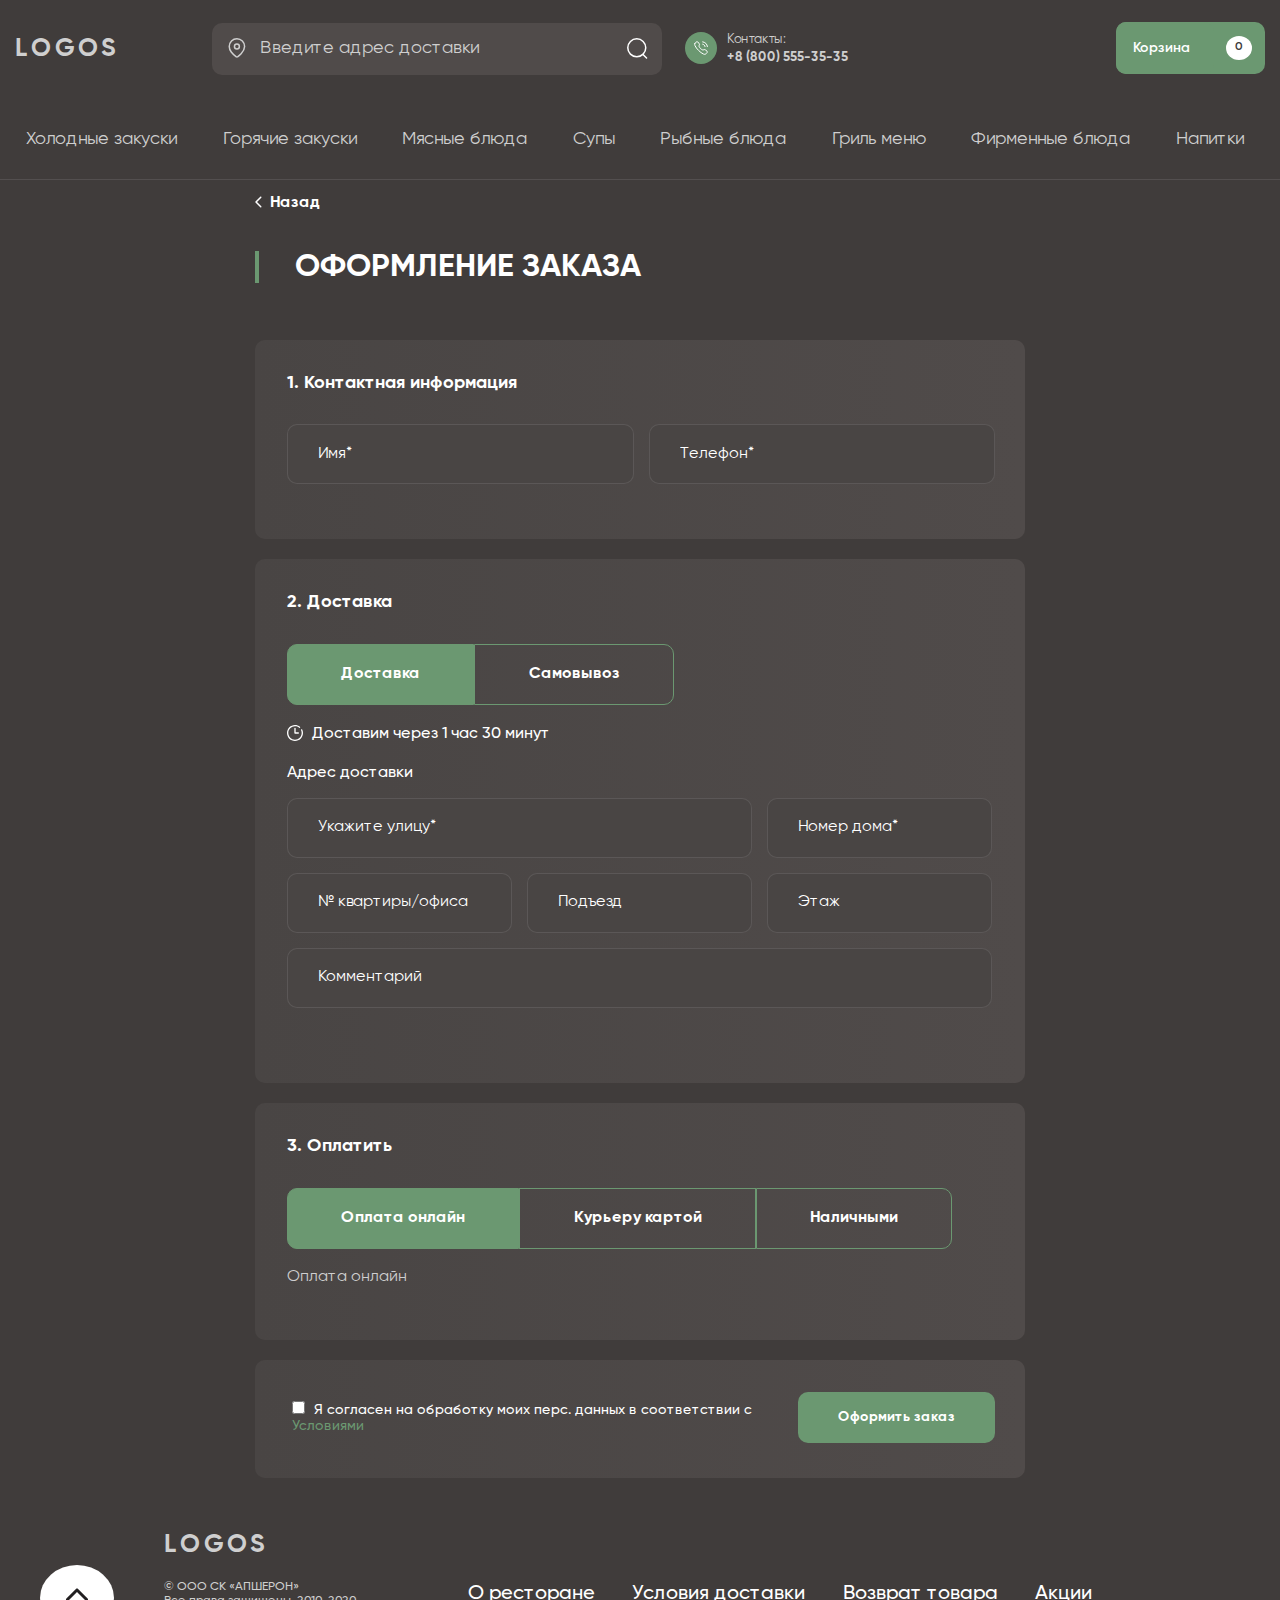
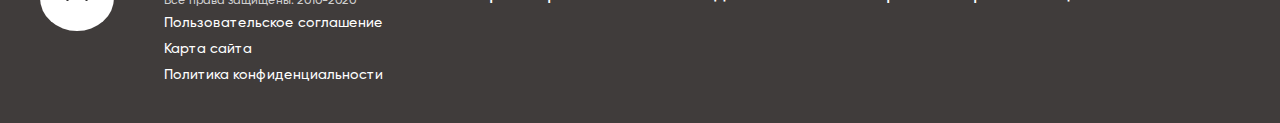
<file: form.html>
<!DOCTYPE html>
<html lang="ru">

<head>
	<title>Card-product</title>
	<meta charset="UTF-8">
	<meta name="format-detection" content="telephone=no">
	<!-- <style>body{opacity: 0;}</style> -->
	<link rel="stylesheet" href="css/style.min.css?_v=20221209024017">
	<!-- <meta name="robots" content="noindex, nofollow"> -->
	<meta name="viewport" content="width=device-width, initial-scale=1.0">
</head>

<body>
	<div class="wrapper">
		<header class="header">
			<div class="header__container">
				<div class="header__menu menu">
					<button type="button" class="menu__icon icon-menu"><span></span></button>
					<span class="menu__span">Меню</span>
					<nav class="menu__body">
						<ul class="menu__list">
							<li data-goto="#product-section-cold-appetizers" class="menu__item"><a href="#" class="menu__link">Холодные закуски</a></li>
							<li data-goto="#product-section-hot-appetizers" class="menu__item"><a href="#" class="menu__link">Горячие закуски</a></li>
							<li data-goto="#product-section-meat-dishes" class="menu__item"><a href="#" class="menu__link">Мясные блюда</a></li>
							<li data-goto="#product-section-soup" class="menu__item"><a href="#" class="menu__link">Супы</a></li>
							<li class="menu__item"><a href="#" class="menu__link">Рыбные блюда</a></li>
							<li class="menu__item"><a href="#" class="menu__link">Гриль меню</a></li>
							<li class="menu__item"><a href="#" class="menu__link">Фирменные блюда</a></li>
							<li class="menu__item"><a href="#" class="menu__link">Напитки</a></li>
							<li class="menu__item number"><a href="#" class="menu__link ">Контакты:</a></li>
							<li class="menu__item"><a href="#" class="menu__link">+8 (800) 555-35-35</a></li>
						</ul>
					</nav>
				</div>
				<a href="index.html" class="header-logo">LOGOS</a>
				<form action="#" data-da=".header-adaptive,1010,0" class="header-form">
					<div class="header-form__block">
						<span class="header-form__location-img"></span>
						<input placeholder="Введите адрес доставки" class="header-form__input input-remove">
						<button type="submit" class="header-form__button"></button>
					</div>
				</form>
				<a href="tel:+88005553535" class="header__callback"></a>
				<div class="header-phone">
					<span class="header-phone__description">Контакты:</span>
					<a href="tel:+88005553535" class="header-phone__number">+8 (800) 555-35-35</a>
				</div>
				<div data-popup="#popup" class="header-cart">
					<a href="index.html" class="header-cart__button">Корзина</a>
					<span class="header-cart__decor"></span>
					<div class="header-cart__counter">
						<span class="header-cart__counter-span">0</span>
					</div>
				</div>
			</div>

			<div class="header-adaptive"></div>
		</header>
		<main class="page">
			<div class="main-menu__container horizontal-scroller">
				<ul class="main-menu__list">
					<li class="main-menu__item">Холодные закуски</li>
					<li class="main-menu__item">Горячие закуски</li>
					<li class="main-menu__item">Мясные блюда</li>
					<li class="main-menu__item">Супы</li>
					<li class="main-menu__item">Рыбные блюда</li>
					<li class="main-menu__item">Гриль меню</li>
					<li class="main-menu__item">Фирменные блюда</li>
					<li class="main-menu__item">Напитки</li>
				</ul>
			</div>
			<div class="main-menu__line"></div>
			<div class="form__container">
				<a href="index.html" class="form-back">Назад</a>
				<h2 class="form__title title">Оформление заказа</h2>
				<form action="#" class="form__body form-section">
					<div class="form-section__info-block">
						<h3 class="section__title">1. Контактная информация</h3>
						<div class="info-block__form">
							<input required autocomplete="off" type="text" name="form[]" data-error="Ошибка" placeholder="Имя*" class="info__input-name form__input">
							<input required autocomplete="off" type="tel" name="form[]" data-error="Ошибка" placeholder="Телефон*" class="info__input-number form__input">
						</div>
					</div>
					<div class="form-section__delivery delivery-form">
						<h3 class="delivery-form__title section__title">2. Доставка</h3>
						<div class="delivery-form__tabs">
							<div data-tabs class="tabs">
								<nav data-tabs-titles class="tabs__navigation">
									<button type="button" class="tabs__title left-tab _tab-active ">Доставка</button>
									<button type="button" class="tabs__title right-tab">Самовывоз</button>
								</nav>
								<div data-tabs-body class="tabs__content">
									<div class="tabs__body-delivery">
										<p>Доставим через 1 час 30 минут</p>
										<div class="tabs__body delivery-form__location">Адрес доставки</div>
										<div class="tabs__body delivery-form__list">
											<input required autocomplete="off" type="text" name="form[]" data-error="Ошибка" placeholder="Укажите улицу*" class="delivery-form__item form__input req-street">
											<input required autocomplete="off" type="text" name="form[]" data-error="Ошибка" placeholder="Номер дома*" class="delivery-form__item form__input req-homeNumber">
											<input autocomplete="off" type="text" name="form[]" data-error="Ошибка" placeholder="№ квартиры/офиса" class="delivery-form__item form__input">
											<input autocomplete="off" type="text" name="form[]" data-error="Ошибка" placeholder="Подъезд" class="delivery-form__item form__input">
											<input autocomplete="off" type="text" name="form[]" data-error="Ошибка" placeholder="Этаж" class="delivery-form__item form__input">
											<input autocomplete="off" type="text" name="form[]" data-error="Ошибка" placeholder="Комментарий" class="delivery-form__item form__input">
										</div>
									</div>
									<div class="tabs__body-restaurant">
										<select name="form[restaurant]" data-class-modif="form" class="tabs__body-select">
											<option value="1" selected>Выребите ресторан</option>
											<option value="Ресторан 1" class="tabs__body-select-item">ресторан №1</option>
											<option value="Ресторан 2" class="tabs__body-select-item">ресторан №2</option>
											<option value="Ресторан 3" class="tabs__body-select-item">ресторан №3</option>
										</select>
									</div>
								</div>
							</div>
						</div>

					</div>

					<div class="form-section__delivery payment-form">
						<h3 class="section__title">3. Оплатить</h3>
						<div data-tabs class="payment-form__tabs tabs">
							<nav data-tabs-titles class="tabs__navigation tabs-second-block">
								<button type="button" class="tabs__title _tab-active left-tab">Оплата онлайн</button>
								<button type="button" class="tabs__title">Курьеру картой</button>
								<button type="button" class="tabs__title right-tab">Наличными</button>
							</nav>
							<div data-tabs-body class="tabs__content">
								<div class="tabs__body">
									Оплата онлайн
								</div>
								<div class="tabs__body">
									Курьеру картой
								</div>
								<div class="tabs__body">
									<input autocomplete="off" type="text" name="form[]" data-error="Ошибка" placeholder="Сдача с" class="input form__input">
								</div>
							</div>
						</div>
					</div>

					<div class="form-section__delivery submit-block">
						<div class="submit-block__checkbox">
							<input id="personalData" class="checkbox__input submit-block__checkbox" type="checkbox" value="1" name="form[]">
							<label for="personalData" class="checkbox__label checkbox__text submit-block__text">Я согласен на обработку моих перс. данных в соответствии с <a href="#" class="data-conditions">Условиями</a></label>
						</div>
						<button type="submit" class="submit-block__submit">Оформить заказ</button>
					</div>
				</form>
			</div>
		</main>
		<footer class="footer">
			<div class="footer__container footer-list">
				<div data-goto=".header" class="footer-list__toHeader"></div>
				<div class="footer-list__agreements agreements-footer">
					<div class="agreements-footer__logo"><a href="index.html">LOGOS</a></div>
					<div class="agreements-footer__copyright">© ООО СК «АПШЕРОН» <br>Все права защищены. 2010-2020</div>
					<div class="agreements-footer__info info-agreements">
						<ul class="info-agreements__list">
							<li class="info-agreements__item">Пользовательское соглашение</li>
							<li class="info-agreements__item">Карта сайта</li>
							<li class="info-agreements__item">Политика конфиденциальности</li>
						</ul>
					</div>
				</div>
				<div class="footer-list__nav nav-footer">
					<ul class="nav-footer__list">
						<li class="nav-footer__item"><a href="">О ресторане</a></li>
						<li class="nav-footer__item"><a href="delivery.html">Условия доставки</a></li>
						<li class="nav-footer__item">Возврат товара</li>
						<li class="nav-footer__item"><a href="news.html">Акции</a></li>
					</ul>
				</div>
			</div>
		</footer>
	</div>
	<div id="popup" aria-hidden="true" class="popup">
		<div class="popup__wrapper">
			<div class="popup__content">
				<button data-close type="button" class="popup__close"><img src="img/icons/popup-close.svg" alt="" class="popup-cart-img"></button>
				<img src="img/icons/popup-cart.svg" alt="">
				<div class="popup__title">КОРЗИНА ПУСТАЯ</div>
				<button data-close type="button" class="popup__text">Посмотреть меню</button>
			</div>
		</div>
	</div>
	<script src="js/app.min.js?_v=20221209024017"></script>
</body>

</html>
</file>
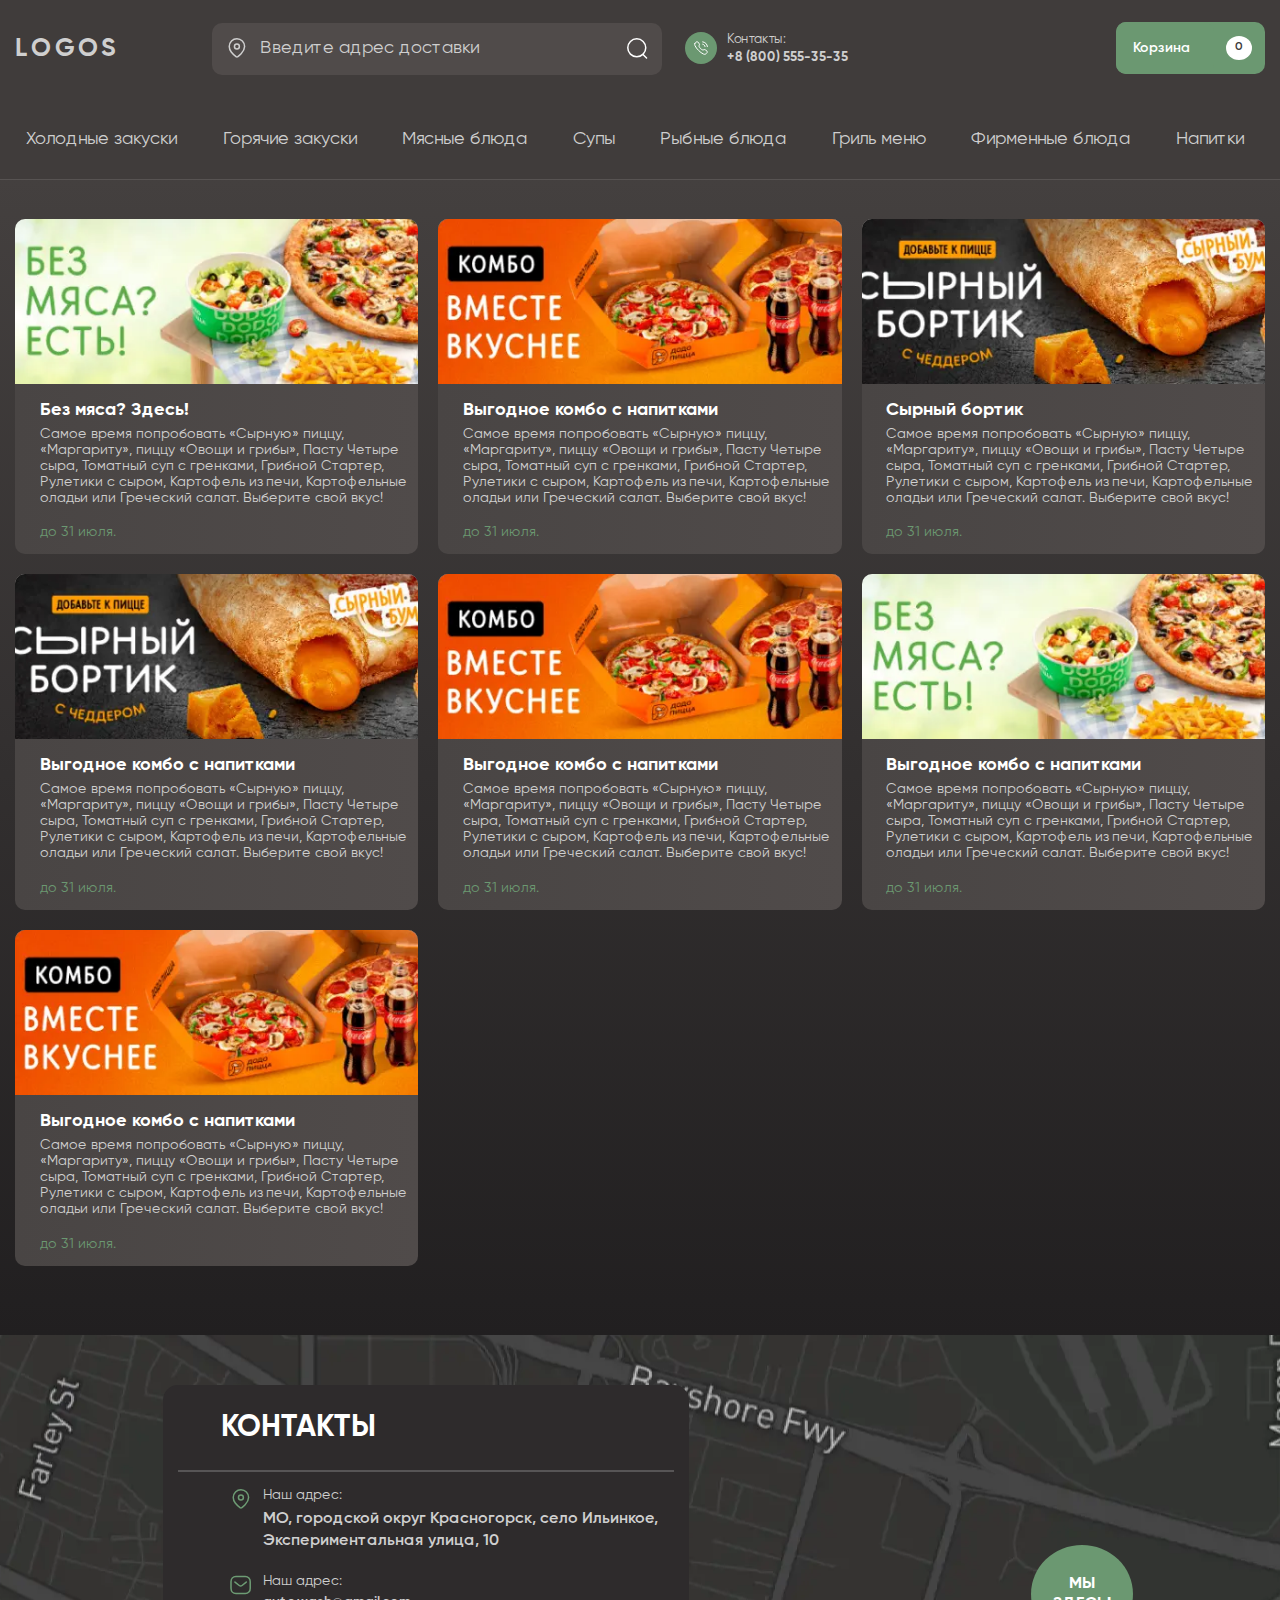
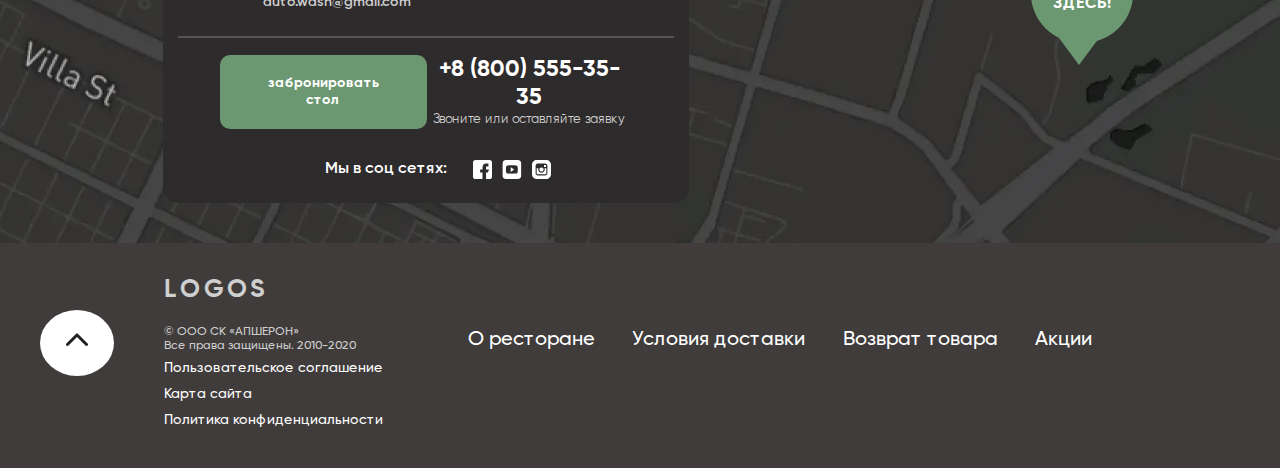
<file: news.html>
<!DOCTYPE html>
<html lang="ru">

<head>
	<title>news</title>
	<meta charset="UTF-8">
	<meta name="format-detection" content="telephone=no">
	<!-- <style>body{opacity: 0;}</style> -->
	<link rel="stylesheet" href="css/style.min.css?_v=20221209024017">
	<!-- <meta name="robots" content="noindex, nofollow"> -->
	<meta name="viewport" content="width=device-width, initial-scale=1.0">
</head>

<body>
	<div class="wrapper">
		<header class="header">
			<div class="header__container">
				<div class="header__menu menu">
					<button type="button" class="menu__icon icon-menu"><span></span></button>
					<span class="menu__span">Меню</span>
					<nav class="menu__body">
						<ul class="menu__list">
							<li data-goto="#product-section-cold-appetizers" class="menu__item"><a href="#" class="menu__link">Холодные закуски</a></li>
							<li data-goto="#product-section-hot-appetizers" class="menu__item"><a href="#" class="menu__link">Горячие закуски</a></li>
							<li data-goto="#product-section-meat-dishes" class="menu__item"><a href="#" class="menu__link">Мясные блюда</a></li>
							<li data-goto="#product-section-soup" class="menu__item"><a href="#" class="menu__link">Супы</a></li>
							<li class="menu__item"><a href="#" class="menu__link">Рыбные блюда</a></li>
							<li class="menu__item"><a href="#" class="menu__link">Гриль меню</a></li>
							<li class="menu__item"><a href="#" class="menu__link">Фирменные блюда</a></li>
							<li class="menu__item"><a href="#" class="menu__link">Напитки</a></li>
							<li class="menu__item number"><a href="#" class="menu__link ">Контакты:</a></li>
							<li class="menu__item"><a href="#" class="menu__link">+8 (800) 555-35-35</a></li>
						</ul>
					</nav>
				</div>
				<a href="index.html" class="header-logo">LOGOS</a>
				<form action="#" data-da=".header-adaptive,1010,0" class="header-form">
					<div class="header-form__block">
						<span class="header-form__location-img"></span>
						<input placeholder="Введите адрес доставки" class="header-form__input input-remove">
						<button type="submit" class="header-form__button"></button>
					</div>
				</form>
				<a href="tel:+88005553535" class="header__callback"></a>
				<div class="header-phone">
					<span class="header-phone__description">Контакты:</span>
					<a href="tel:+88005553535" class="header-phone__number">+8 (800) 555-35-35</a>
				</div>
				<div data-popup="#popup" class="header-cart">
					<a href="index.html" class="header-cart__button">Корзина</a>
					<span class="header-cart__decor"></span>
					<div class="header-cart__counter">
						<span class="header-cart__counter-span">0</span>
					</div>
				</div>
			</div>

			<div class="header-adaptive"></div>
		</header>
		<main class="page">
			<div class="news-container">
				<div class="main-menu__container">
					<ul class="main-menu__list">
						<li class="main-menu__item">Холодные закуски</li>
						<li class="main-menu__item">Горячие закуски</li>
						<li class="main-menu__item">Мясные блюда</li>
						<li class="main-menu__item">Супы</li>
						<li class="main-menu__item">Рыбные блюда</li>
						<li class="main-menu__item">Гриль меню</li>
						<li class="main-menu__item">Фирменные блюда</li>
						<li class="main-menu__item">Напитки</li>
					</ul>
				</div>
				<div class="main-menu__line"></div>
				<div class="news__container new">
					<div class="new__item">
						<picture><source srcset="img/news/01.webp" type="image/webp"><img src="img/news/01.jpg" alt="" class="new__img"></picture>
						<div class="new__title">Без мяса? Здесь!</div>
						<div class="new__about">Самое время попробовать «Сырную» пиццу, «Маргариту», пиццу «Овощи и грибы», Пасту Четыре сыра, Томатный суп с гренками, Грибной Стартер, Рулетики с сыром, Картофель из печи, Картофельные оладьи или Греческий салат. Выберите свой вкус!</div>
						<div class="new__date">до 31 июля.</div>
					</div>
					<div class="new__item">
						<picture><source srcset="img/news/02.webp" type="image/webp"><img src="img/news/02.jpg" alt="" class="new__img"></picture>
						<div class="new__title">Выгодное комбо c напитками</div>
						<div class="new__about">Самое время попробовать «Сырную» пиццу, «Маргариту», пиццу «Овощи и грибы», Пасту Четыре сыра, Томатный суп с гренками, Грибной Стартер, Рулетики с сыром, Картофель из печи, Картофельные оладьи или Греческий салат. Выберите свой вкус!</div>
						<div class="new__date">до 31 июля.</div>
					</div>
					<div class="new__item">
						<picture><source srcset="img/news/03.webp" type="image/webp"><img src="img/news/03.jpg" alt="" class="new__img"></picture>
						<div class="new__title">Сырный бортик</div>
						<div class="new__about">Самое время попробовать «Сырную» пиццу, «Маргариту», пиццу «Овощи и грибы», Пасту Четыре сыра, Томатный суп с гренками, Грибной Стартер, Рулетики с сыром, Картофель из печи, Картофельные оладьи или Греческий салат. Выберите свой вкус!</div>
						<div class="new__date">до 31 июля.</div>
					</div>
					<div class="new__item">
						<picture><source srcset="img/news/03.webp" type="image/webp"><img src="img/news/03.jpg" alt="" class="new__img"></picture>
						<div class="new__title">Выгодное комбо c напитками</div>
						<div class="new__about">Самое время попробовать «Сырную» пиццу, «Маргариту», пиццу «Овощи и грибы», Пасту Четыре сыра, Томатный суп с гренками, Грибной Стартер, Рулетики с сыром, Картофель из печи, Картофельные оладьи или Греческий салат. Выберите свой вкус!</div>
						<div class="new__date">до 31 июля.</div>
					</div>
					<div class="new__item">
						<picture><source srcset="img/news/02.webp" type="image/webp"><img src="img/news/02.jpg" alt="" class="new__img"></picture>
						<div class="new__title">Выгодное комбо c напитками</div>
						<div class="new__about">Самое время попробовать «Сырную» пиццу, «Маргариту», пиццу «Овощи и грибы», Пасту Четыре сыра, Томатный суп с гренками, Грибной Стартер, Рулетики с сыром, Картофель из печи, Картофельные оладьи или Греческий салат. Выберите свой вкус!</div>
						<div class="new__date">до 31 июля.</div>
					</div>
					<div class="new__item">
						<picture><source srcset="img/news/01.webp" type="image/webp"><img src="img/news/01.jpg" alt="" class="new__img"></picture>
						<div class="new__title">Выгодное комбо c напитками</div>
						<div class="new__about">Самое время попробовать «Сырную» пиццу, «Маргариту», пиццу «Овощи и грибы», Пасту Четыре сыра, Томатный суп с гренками, Грибной Стартер, Рулетики с сыром, Картофель из печи, Картофельные оладьи или Греческий салат. Выберите свой вкус!</div>
						<div class="new__date">до 31 июля.</div>
					</div>
					<div class="new__item">
						<picture><source srcset="img/news/02.webp" type="image/webp"><img src="img/news/02.jpg" alt="" class="new__img"></picture>
						<div class="new__title">Выгодное комбо c напитками</div>
						<div class="new__about">Самое время попробовать «Сырную» пиццу, «Маргариту», пиццу «Овощи и грибы», Пасту Четыре сыра, Томатный суп с гренками, Грибной Стартер, Рулетики с сыром, Картофель из печи, Картофельные оладьи или Греческий салат. Выберите свой вкус!</div>
						<div class="new__date">до 31 июля.</div>
					</div>
				</div>
			</div>
			<section class="adress section-cafe">
				<div class="adress__container">
					<div class="adress-block adress-info">
						<div class="adress-info__title">КОНТАКТЫ</div>
						<div class="adress-info__location location-adress">
							<div class="location-adress__header">Наш адрес:</div>
							<div class="location-adress__street">МО, городской округ Красногорск, село Ильинкое, Экспериментальная улица, 10</div>
						</div>
						<div class="adress-info__email-data email-data-info">
							<div class="email-data-info__header">Наш адрес:</div>
							<div class="email-data-info__email">auto.wash@gmail.com</div>
						</div>
						<div class="adress-info__extrainfo extra-info-block">
							<div class="extra-info-block__button"><button>забронировать стол</button></div>
							<div class="extra-info-block__link extrablock">
								<div class="extrablock__number">+8 (800) 555-35-35</div>
								<div class="extrablock__footer">Звоните или оставляйте заявку</div>
							</div>
						</div>
						<div class="adress-info__social social-footer">
							<div class="social-footer__text">Мы в соц сетях:</div>
							<div class="social-footer__links adress-links">
								<a href="" class="adress-links__link"><img src="img/icons/facebook.svg" alt=""></a>
								<a href="" class="adress-links__link"><img src="img/icons/YouTube.svg" alt=""></a>
								<a href="" class="adress-links__link"><img src="img/icons/instagram.svg" alt=""></a>
							</div>
						</div>
					</div>
					<div class="adress-tooltip">
						<div class="adress-tooltip__block">МЫ <br>ЗДЕСЬ!</div>
					</div>
				</div>
			</section>
		</main>
		<footer class="footer">
			<div class="footer__container footer-list">
				<div data-goto=".header" class="footer-list__toHeader"></div>
				<div class="footer-list__agreements agreements-footer">
					<div class="agreements-footer__logo"><a href="index.html">LOGOS</a></div>
					<div class="agreements-footer__copyright">© ООО СК «АПШЕРОН» <br>Все права защищены. 2010-2020</div>
					<div class="agreements-footer__info info-agreements">
						<ul class="info-agreements__list">
							<li class="info-agreements__item">Пользовательское соглашение</li>
							<li class="info-agreements__item">Карта сайта</li>
							<li class="info-agreements__item">Политика конфиденциальности</li>
						</ul>
					</div>
				</div>
				<div class="footer-list__nav nav-footer">
					<ul class="nav-footer__list">
						<li class="nav-footer__item"><a href="">О ресторане</a></li>
						<li class="nav-footer__item"><a href="delivery.html">Условия доставки</a></li>
						<li class="nav-footer__item">Возврат товара</li>
						<li class="nav-footer__item"><a href="news.html">Акции</a></li>
					</ul>
				</div>
			</div>
		</footer>
	</div>
	<div id="popup" aria-hidden="true" class="popup">
		<div class="popup__wrapper">
			<div class="popup__content">
				<button data-close type="button" class="popup__close"><img src="img/icons/popup-close.svg" alt="" class="popup-cart-img"></button>
				<img src="img/icons/popup-cart.svg" alt="">
				<div class="popup__title">КОРЗИНА ПУСТАЯ</div>
				<button data-close type="button" class="popup__text">Посмотреть меню</button>
			</div>
		</div>
	</div>
	<script src="js/app.min.js?_v=20221209024017"></script>
</body>

</html>
</file>
<file: css/style.min.css>
@charset "UTF-8";@font-face{font-family:Gilroy;font-display:swap;src:url(../fonts/Gilroy-Bold.woff2) format("woff2"),url(../fonts/Gilroy-Bold.woff) format("woff");font-weight:700;font-style:normal}@font-face{font-family:Gilroy;font-display:swap;src:url(../fonts/Gilroy-Light.woff2) format("woff2"),url(../fonts/Gilroy-Light.woff) format("woff");font-weight:300;font-style:normal}@font-face{font-family:Gilroy;font-display:swap;src:url(../fonts/Gilroy-Regular.woff2) format("woff2"),url(../fonts/Gilroy-Regular.woff) format("woff");font-weight:400;font-style:normal}@font-face{font-family:icons;font-display:swap;src:url(../fonts/icons.woff2) format("woff2"),url(../fonts/icons.woff) format("woff");font-weight:400;font-style:normal}@font-face{font-family:Gilroy;font-display:swap;src:url(../fonts/Gilroy-Medium.woff2) format("woff2"),url(../fonts/Gilroy-Medium.woff) format("woff");font-weight:500;font-style:normal}@font-face{font-family:Gilroy;font-display:swap;src:url(../fonts/Gilroy-Semibold.woff2) format("woff2"),url(../fonts/Gilroy-Semibold.woff) format("woff");font-weight:600;font-style:normal}[class*=_icon-]:before{font-family:icons;font-style:normal;font-weight:400;font-variant:normal;text-transform:none;line-height:1;-webkit-font-smoothing:antialiased;-moz-osx-font-smoothing:grayscale}[class*=_icon-]:before{display:block}._icon-01:before{content:"\e900";color:#fff}._icon-02:before{content:"\e901";color:#fff}._icon-03:before{content:"\e902";color:#fff}*{padding:0;margin:0;border:0}*,:after,:before{-webkit-box-sizing:border-box;box-sizing:border-box}body,html{height:100%;min-width:320px}body{color:#cfcfcf;line-height:1;font-family:Gilroy;font-size:1rem;-ms-text-size-adjust:100%;-moz-text-size-adjust:100%;-webkit-text-size-adjust:100%;-webkit-font-smoothing:antialiased;-moz-osx-font-smoothing:grayscale}button,input,textarea{font-family:Gilroy;font-size:inherit}button{cursor:pointer;color:inherit;background-color:inherit}a{color:inherit;text-decoration:none}ul li{list-style:none}img{vertical-align:top}h1,h2,h3,h4,h5,h6{font-weight:inherit;font-size:inherit}.lock body{overflow:hidden;-ms-touch-action:none;touch-action:none;-ms-scroll-chaining:none;overscroll-behavior:none}.wrapper{min-height:100%;display:-webkit-box;display:-ms-flexbox;display:flex;-webkit-box-orient:vertical;-webkit-box-direction:normal;-ms-flex-direction:column;flex-direction:column;overflow:hidden}@supports (overflow:clip){.wrapper{overflow:clip}}.wrapper>main{-webkit-box-flex:1;-ms-flex:1 1 auto;flex:1 1 auto}.wrapper>*{min-width:0}[class*=__container]{max-width:81.3125rem;margin:0 auto;padding:0 .9375rem}.select{position:relative}.select__body{position:relative}.select__title{color:inherit;text-align:left;border:1px solid rgba(255,255,255,.1);background-color:#494544;cursor:pointer;height:60px;border-radius:10px;position:relative}.select__title::after{position:absolute;content:url(../img/icons/select-arrow.svg);top:18px;right:26px}.select__value{display:-webkit-box;display:-ms-flexbox;display:flex;-webkit-box-align:center;-ms-flex-align:center;align-items:center;height:1.875rem;padding:0 .9375rem;gap:.625rem}.select__value>*{-webkit-box-flex:1;-ms-flex:1 1 auto;flex:1 1 auto}.select__value:after{content:"";-ms-flex-item-align:stretch;-ms-grid-row-align:stretch;align-self:stretch;-webkit-box-flex:0;-ms-flex:0 0 10px;flex:0 0 10px;-webkit-transition:all .3s ease 0s;-o-transition:all .3s ease 0s;transition:all .3s ease 0s;display:-webkit-box;display:-ms-flexbox;display:flex;-webkit-box-pack:center;-ms-flex-pack:center;justify-content:center;-webkit-box-align:center;-ms-flex-align:center;align-items:center}._select-open .select__value:after{-webkit-transform:rotate(-180deg);-ms-transform:rotate(-180deg);transform:rotate(-180deg)}.select__value._select-pseudo-label::before{content:attr(data-pseudo-label);opacity:.5}.select__text{-webkit-box-flex:1;-ms-flex:1 1 auto;flex:1 1 auto}.select__input{width:100%;background-color:transparent;height:100%}.select__options{position:absolute;top:60px;border-radius:0 0 4px 4px;left:0;border:2px solid rgba(255,255,255,.1);background-color:#494544;border-top:0;border-top:0;padding:10px 0 5px 0}.select__scroll{overflow-y:auto;overflow-x:hidden;max-height:200px}.select__option{width:100%;text-align:left;cursor:pointer;padding:5px 15px;color:inherit}.select__option._select-selected{background-color:#eee}.select__row{display:-webkit-inline-box;display:-ms-inline-flexbox;display:inline-flex;-webkit-box-align:center;-ms-flex-align:center;align-items:center}.select._select-open{z-index:5}._select-tag{cursor:pointer}body::after{content:"";background-color:rgba(0,0,0,.5);position:fixed;width:100%;height:100%;top:0;left:0;opacity:0;-webkit-transition:opacity .8s ease 0s;-o-transition:opacity .8s ease 0s;transition:opacity .8s ease 0s;pointer-events:none;z-index:149}.popup-show body::after{opacity:1}.popup{position:fixed;top:0;left:0;bottom:0;right:0;padding:30px 10px;-webkit-transition:visibility .8s ease 0s;-o-transition:visibility .8s ease 0s;transition:visibility .8s ease 0s;visibility:hidden;pointer-events:none}.popup_show{z-index:150;visibility:visible;overflow:auto;pointer-events:auto}.popup_show .popup__content{visibility:visible;-webkit-transform:scale(1);-ms-transform:scale(1);transform:scale(1)}.popup__wrapper{display:-webkit-box;display:-ms-flexbox;display:flex;-webkit-box-orient:vertical;-webkit-box-direction:normal;-ms-flex-direction:column;flex-direction:column;-webkit-box-align:center;-ms-flex-align:center;align-items:center;min-height:100%;-webkit-box-flex:1;-ms-flex:1 1 auto;flex:1 1 auto;width:100%;display:flex;-webkit-box-pack:center;-ms-flex-pack:center;justify-content:center;align-items:center}.popup__content{visibility:hidden;-webkit-transform:scale(0);-ms-transform:scale(0);transform:scale(0);-webkit-transition:-webkit-transform .3s ease 0s;transition:-webkit-transform .3s ease 0s;-o-transition:transform .3s ease 0s;transition:transform .3s ease 0s;transition:transform .3s ease 0s,-webkit-transform .3s ease 0s;background-color:#494544;padding:20px;width:100%;max-width:900px;border-radius:20px;display:-webkit-box;display:-ms-flexbox;display:flex;-webkit-box-orient:vertical;-webkit-box-direction:normal;-ms-flex-direction:column;flex-direction:column;-webkit-box-align:center;-ms-flex-align:center;align-items:center;max-width:458px}.lock .popup__content{visibility:visible}.popup__close{margin-left:auto;margin-bottom:5px;height:2.375rem}.popup__title{font-weight:700;font-size:1.875rem;line-height:1.2;color:#fff;margin-bottom:43px}.popup__text{font-weight:700;font-size:.875rem;line-height:1.2142857143;color:#fff;background-color:#6b9871;padding:1.0625rem 2.125rem;border-radius:10px;margin-bottom:3.9375rem}.popup-cart-img{max-width:4.75rem;height:100%;margin-bottom:14px}.spollers{display:-ms-grid;display:grid;gap:15px}.spollers__item{font-size:1.25rem}.spollers__title{width:100%;cursor:default;text-align:left;border:1px solid #eee;padding:.625rem .9375rem;border-radius:.3125rem;position:relative}._spoller-init .spollers__title{cursor:pointer}._spoller-init .spollers__title::after,._spoller-init .spollers__title::before{content:"";position:absolute;right:10px;top:50%;background-color:#000;height:2px;width:15px;-webkit-transition:-webkit-transform .5s ease 0s;transition:-webkit-transform .5s ease 0s;-o-transition:transform .5s ease 0s;transition:transform .5s ease 0s;transition:transform .5s ease 0s,-webkit-transform .5s ease 0s}._spoller-init .spollers__title::before{-webkit-transform:translate(-75%,-50%) rotate(40deg);-ms-transform:translate(-75%,-50%) rotate(40deg);transform:translate(-75%,-50%) rotate(40deg)}._spoller-init .spollers__title::after{-webkit-transform:translate(0,-50%) rotate(-40deg);-ms-transform:translate(0,-50%) rotate(-40deg);transform:translate(0,-50%) rotate(-40deg)}._spoller-init .spollers__title._spoller-active::before{-webkit-transform:translateX(-75%) rotate(-40deg);-ms-transform:translateX(-75%) rotate(-40deg);transform:translateX(-75%) rotate(-40deg)}._spoller-init .spollers__title._spoller-active::after{-webkit-transform:rotate(40deg);-ms-transform:rotate(40deg);transform:rotate(40deg)}.spollers__body{padding:1.25rem;border-radius:.3125rem;border:1px solid #eee}[class*=-ibg]{position:relative}[class*=-ibg] img{position:absolute;width:100%;height:100%;top:0;left:0;-o-object-fit:cover;object-fit:cover}[class*=-ibg_contain] img{-o-object-fit:contain;object-fit:contain}body{background-color:#403c3b}.product-slider{padding-top:34px;padding-bottom:50px;position:relative}.product-slider:after{position:absolute;content:"";height:2px;width:100%;bottom:0;background-color:#fff;opacity:.2}.product-slider__title{padding-left:34px}.title{font-weight:700;line-height:1.21875;text-transform:uppercase;position:relative;white-space:nowrap}.title::before{position:absolute;content:"";height:33px;width:4px;left:0;top:3px;background-color:#6b9871}.swiper{padding-left:15px;padding-right:10px}.product__slide{position:relative}.product-card{width:100%;display:-webkit-box;display:-ms-flexbox;display:flex;-webkit-box-orient:vertical;-webkit-box-direction:normal;-ms-flex-direction:column;flex-direction:column;color:#fff;-webkit-box-flex:1;-ms-flex:1 1 auto;flex:1 1 auto}.product-card__image img{width:100%;border-top-left-radius:10px;border-top-right-radius:10px}.product-card__block{padding:15px 16px 0 20px;background:-webkit-gradient(linear,left top,right top,from(#494544),to(#504b4a));background:-o-linear-gradient(left,#494544 0,#504b4a 100%);background:linear-gradient(90deg,#494544 0,#504b4a 100%)}.product-card__title{display:-webkit-box;display:-ms-flexbox;display:flex;-webkit-box-align:center;-ms-flex-align:center;align-items:center;-webkit-box-pack:justify;-ms-flex-pack:justify;justify-content:space-between}.product-card__header{font-weight:700;font-size:1.375rem;line-height:1.2272727273}.product-card__weight{font-size:.75rem;line-height:1.1666666667}.product-card__desc{padding:0 40px 15px 0;font-size:.8125rem;line-height:1.3076923077;color:#cfcfcf;min-height:50px}.product-card__footer{padding-bottom:18px;display:-webkit-box;display:-ms-flexbox;display:flex;-webkit-box-pack:justify;-ms-flex-pack:justify;justify-content:space-between;-webkit-box-align:center;-ms-flex-align:center;align-items:center}.product-card__price{font-weight:600;font-size:1.25rem;line-height:1.2}.product-cart{background-color:#6b9871;width:137px;height:44px;-webkit-box-align:center;-ms-flex-align:center;align-items:center;display:-webkit-box;display:-ms-flexbox;display:flex;border-radius:10px;cursor:pointer}.product-cart__button{position:relative;padding:13px 0 13px 17px;font-weight:600;font-size:.875rem;line-height:1.2142857143}.product-cart__button::after{position:absolute;content:"";background-image:url(../img/icons/cart.svg);width:25px;height:23px;top:10px;right:-41px}.header__container{display:-webkit-box;display:-ms-flexbox;display:flex;min-height:100px}.header__callback{background-image:url(../img/icons/header-callback.svg);background-repeat:no-repeat;background-position:center;background-color:#6b9871;margin-top:32px;width:16px;height:16px;border-radius:50%;padding:16px;cursor:pointer}.header-logo{display:-webkit-box;display:-ms-flexbox;display:flex;-webkit-box-align:center;-ms-flex-align:center;align-items:center;font-weight:700;font-size:1.5625rem;line-height:1.5625;letter-spacing:.15em;cursor:pointer}.header-form{margin:23px;position:relative}.header-form__location-img{position:absolute;content:url(../img/icons/header-location.svg);height:24px;width:24px;left:13px;top:12.5px}.header-form__change-img{position:absolute;content:url(../img/icons/active-header-location.svg);height:24px;width:24px;left:13px;top:12.5px}.header-form__input{background-color:#504b4a;height:52px;color:#fff;width:450px;border-radius:10px;padding-left:48px}.header-form__input:focus{outline:0;border:1px solid #6b9871}.header-form__input::-webkit-input-placeholder{font-size:1.125rem;line-height:1.1666666667;color:#cfcfcf}.header-form__input::-moz-placeholder{font-size:1.125rem;line-height:1.1666666667;color:#cfcfcf}.header-form__input:-ms-input-placeholder{font-size:1.125rem;line-height:1.1666666667;color:#cfcfcf}.header-form__input::-ms-input-placeholder{font-size:1.125rem;line-height:1.1666666667;color:#cfcfcf}.header-form__input::placeholder{font-size:1.125rem;line-height:1.1666666667;color:#cfcfcf}.header-form__button{position:absolute;background-image:url(../img/icons/header-search.svg);color:#fff;height:24px;width:24px;right:13px;top:12.5px}.header-phone{display:-webkit-box;display:-ms-flexbox;display:flex;-webkit-box-orient:vertical;-webkit-box-direction:normal;-ms-flex-direction:column;flex-direction:column;padding:29px 10px 0 10px;font-size:.8125rem}.header-phone__description{line-height:1.6666666667}.header-phone__number{font-weight:700;line-height:1.1;white-space:nowrap;-webkit-transition:color .5s ease 0s;-o-transition:color .5s ease 0s;transition:color .5s ease 0s}.header-phone__number:hover{color:#6b9871}.header__callback{-webkit-transition:scale .5s ease 0s;-o-transition:scale .5s ease 0s;transition:scale .5s ease 0s}.header__callback:hover{scale:1.1}.header-cart{display:-webkit-box;display:-ms-flexbox;display:flex;background-color:#6b9871;border-radius:10px;margin-top:22px;width:149px;height:52px;-webkit-box-pack:center;-ms-flex-pack:center;justify-content:center;margin-left:auto;margin-right:0;padding-right:0;position:relative}.header-cart__button{border-radius:10px;padding:18px 24px 20px 17px;position:relative;font-weight:600;color:#fff;font-size:.875rem;line-height:1.21;background-color:inherit}.header-cart__decor{opacity:.3;margin-top:7px;height:38px;width:1px;background-color:#fff}.header-cart__counter{display:-webkit-box;display:-ms-flexbox;display:flex;-webkit-box-align:center;-ms-flex-align:center;align-items:center;color:#403c3b}.header-cart__counter-span{background-color:#fff;margin-left:12px;margin-right:13px;padding:5px 9px;font-weight:600;font-size:.75rem;line-height:1.16;border-radius:50%}.menu__body{display:none}.menu .number{padding-top:15px}.menu__list{padding-left:23px;padding-top:5px}.menu__span{display:none;font-weight:700;font-size:.75rem;margin-left:3px;line-height:1.25;text-transform:uppercase;margin-top:.375rem}.footer{padding-bottom:30px}.footer-list{display:-webkit-box;display:-ms-flexbox;display:flex;padding-left:90px}.footer-list__toHeader{position:relative}.footer-list__toHeader::before{position:relative;content:url(../img/icons/Arrow.svg);top:90px;left:-50px;padding:25px;height:24px;width:24px;cursor:pointer;border-radius:50%;background-color:#fff}.agreements-footer__logo{font-weight:700;font-size:1.5625rem;line-height:1.5625;letter-spacing:.15em;padding-bottom:15px;padding-top:28px}.agreements-footer__copyright{font-weight:500;font-size:.75rem;line-height:1.1666666667;padding-bottom:7px}.agreements-footer__info{font-weight:500;font-size:.875rem;line-height:1.1428571429;color:#fff;cursor:pointer}.info-agreements__item{padding-bottom:10px}.info-agreements__item:hover{text-decoration:underline}.nav-footer{display:-webkit-box;display:-ms-flexbox;display:flex}.nav-footer__list{display:-webkit-box;display:-ms-flexbox;display:flex}.nav-footer__item{font-weight:500;font-size:1.25rem;line-height:1.2;color:#fff;cursor:pointer;white-space:nowrap;-webkit-transition:all .5s ease;-o-transition:all .5s ease;transition:all .5s ease}.nav-footer__item:hover{color:#6b9871}.html::-webkit-scrollbar{overflow:hidden;width:0;background:rgba(255,255,255,0)}.no-webp .banner{background:url(../img/banner-shadow.jpg) 0 0/100% 100% no-repeat}.banner{margin:0 auto}.banner__desc{max-width:1440px;margin:0 auto;display:-webkit-box;display:-ms-flexbox;display:flex;-webkit-box-orient:vertical;-webkit-box-direction:normal;-ms-flex-direction:column;flex-direction:column}.banner__header{width:700px;color:#fff;text-align:center;line-height:109.2%;text-shadow:0 4px 4px rgba(0,0,0,.25);-webkit-transform:rotate(-8.37deg);-ms-transform:rotate(-8.37deg);transform:rotate(-8.37deg)}.banner__phrase{display:block;color:#fff;width:270px;margin-top:25px;margin-left:250px;font-weight:700;padding:5px 25px;font-size:1.5625rem;line-height:109.2%;-webkit-transform:rotate(-8.02deg);-ms-transform:rotate(-8.02deg);transform:rotate(-8.02deg);background:-o-linear-gradient(165deg,transparent 15px,#618967 0) right,-o-linear-gradient(340deg,transparent 15px,#618967 0) left;background:linear-gradient(-75deg,transparent 15px,#618967 0) right,linear-gradient(110deg,transparent 15px,#618967 0) left;background-size:50% 100%;background-repeat:no-repeat}.main-menu__container{padding:0;margin:0 auto;-webkit-transform:translate(-100%,0);-ms-transform:translate(-100%,0);transform:translate(-100%,0)}.loaded .main-menu__container{-webkit-transform:translate(0,0);-ms-transform:translate(0,0);transform:translate(0,0);-webkit-transition:all .8s ease 0s;-o-transition:all .8s ease 0s;transition:all .8s ease 0s}.main-menu__list{padding:0 15px;display:-webkit-box;display:-ms-flexbox;display:flex;-webkit-box-pack:space-evenly;-ms-flex-pack:space-evenly;justify-content:space-evenly;-webkit-box-orient:horizontal;-webkit-box-direction:normal;-ms-flex-direction:row;flex-direction:row;-ms-flex-wrap:wrap;flex-wrap:wrap}.main-menu__item{padding:29px 0;cursor:pointer;font-size:1.125rem;line-height:1.1666666667;white-space:nowrap;position:relative}.main-menu__item:last-child{padding-right:10px}.main-menu__line::after{position:absolute;content:"";width:100%;height:1px;bottom:10;left:0;background-color:rgba(255,255,255,.1)}.no-webp .section-cafe{background:url(../img/background-map.jpg) 50% 100% no-repeat}.section-cafe{background-size:cover}.no-webp .section-cafe__container{background:url(../img/background-cafe.jpg) center no-repeat}.section-cafe__container{background-size:1364px 610px}.cafe{margin-bottom:70px;display:-webkit-box;display:-ms-flexbox;display:flex;-webkit-box-pack:justify;-ms-flex-pack:justify;justify-content:space-between;-webkit-box-flex:0;-ms-flex:0 0 50%;flex:0 0 50%}.about-cafe{background:-webkit-gradient(linear,left top,right top,from(#292728),to(rgba(68,64,63,0)));background:-o-linear-gradient(left,#292728 0,rgba(68,64,63,0) 100%);background:linear-gradient(90deg,#292728 0,rgba(68,64,63,0) 100%);padding:100px 0 100px 70px}.about-cafe__title{font-weight:700;font-size:2rem;line-height:1.21875;text-transform:uppercase;color:#fff;padding-bottom:26px}.about-cafe__description{font-weight:400;font-size:1.25rem;line-height:1.25;max-width:500px;padding-bottom:60px}.about-cafe__button{font-weight:700;font-size:.8125rem;line-height:1.2307692308;background:rgba(255,255,255,.05);border:1px solid rgba(255,255,255,.2);-webkit-backdrop-filter:blur(2.5px);backdrop-filter:blur(2.5px);border-radius:10px;padding:22px 25px 21px 64px;position:relative;-webkit-transition:color .5s ease 0s;-o-transition:color .5s ease 0s;transition:color .5s ease 0s}.about-cafe__button:hover{color:#6b9871}.about-cafe__button::before{content:url(../img/icons/back-arrow.svg);position:absolute;left:15%;top:20px;-webkit-transform:rotate(90deg);-ms-transform:rotate(90deg);transform:rotate(90deg);-webkit-transition:top .5s ease 0s;-o-transition:top .5s ease 0s;transition:top .5s ease 0s}.about-cafe__button:hover::before{top:10px}.benefits-cafe{display:-ms-grid;display:grid;-ms-grid-rows:1fr;-ms-grid-columns:230px 15px 230px;grid-template:1fr/repeat(2,230px);max-height:230px;grid-auto-flow:row;text-align:center;padding-bottom:70px;padding-top:70px;padding-right:70px;grid-column-gap:15px;grid-row-gap:15px}.benefits-cafe__item{background-color:rgba(80,75,74,.9);-webkit-backdrop-filter:blur(2px);backdrop-filter:blur(2px);padding:62px 22px 40px 21px}.benefits-cafe .benefits-cafe__title{font-weight:400;font-size:1.125rem;color:#fff;white-space:nowrap}.benefits-cafe .benefits-cafe__title:hover{color:#6b9871}.benefits-cafe .benefits-cafe__title:hover::before{color:#6b9871}.benefits-cafe .benefits-cafe__title::before{font-size:4.375rem;margin-bottom:31px;top:0}.benefits-cafe__item .benefits-cafe .benefits-cafe:hover::before{color:#6b9871}.adress{padding-top:50px;padding-bottom:40px}.adress__container{display:-webkit-box;display:-ms-flexbox;display:flex;-webkit-box-pack:justify;-ms-flex-pack:justify;justify-content:space-between;-webkit-box-align:center;-ms-flex-align:center;align-items:center;max-width:1015px}.adress-block{width:526px;background-color:#2e2b2c;border-radius:15px;padding:0 15px;margin:0 15px}.adress-info__title{font-weight:700;font-size:1.875rem;line-height:1.2;color:#fff;padding:25px 0 41px 43px;position:relative}.adress-info__title:after{position:absolute;content:"";height:2px;width:100%;bottom:15px;left:0;background-color:#fff;opacity:.2}.adress-info .location-adress{margin-bottom:20px;position:relative}.adress-info .location-adress:before{position:absolute;content:url(../img/icons/location.svg);height:24px;width:24px;-webkit-transition:-webkit-transform .5s ease 0s;transition:-webkit-transform .5s ease 0s;-o-transition:transform .5s ease 0s;transition:transform .5s ease 0s;transition:transform .5s ease 0s,-webkit-transform .5s ease 0s}.adress-info .location-adress:hover::before{-webkit-transform:rotate(-30deg);-ms-transform:rotate(-30deg);transform:rotate(-30deg)}.adress-info .location-adress__header{font-size:.875rem;line-height:1.1428571429;padding-bottom:5px}.adress-info .location-adress__street{font-size:1rem;font-weight:600;line-height:1.4}.adress-info .email-data-info{position:relative}.adress-info .email-data-info:before{position:absolute;content:url(../img/icons/Message.svg);height:24px;width:24px;-webkit-transition:-webkit-transform .5s ease 0s;transition:-webkit-transform .5s ease 0s;-o-transition:transform .5s ease 0s;transition:transform .5s ease 0s;transition:transform .5s ease 0s,-webkit-transform .5s ease 0s}.adress-info .email-data-info:hover::before{-webkit-transform:rotate(-30deg);-ms-transform:rotate(-30deg);transform:rotate(-30deg)}.adress-info .email-data-info:after{position:absolute;content:"";height:1.5px;width:100%;bottom:-28px;left:0;background-color:#fff;opacity:.2}.adress-info .email-data-info__header{font-size:.875rem;line-height:1.1428571429;padding-bottom:5px}.adress-info .email-data-info__email{font-size:.875rem;line-height:1.1428571429;font-weight:600}.adress-info .extra-info-block{display:-webkit-box;display:-ms-flexbox;display:flex;-webkit-box-pack:justify;-ms-flex-pack:justify;justify-content:space-between;padding-top:45px;padding-left:42px;-webkit-box-align:center;-ms-flex-align:center;align-items:center;text-align:center;padding-right:42px}.adress-info .extra-info-block__button{font-size:.875rem;line-height:1.2307692308;color:#fff;background-color:#6b9871;padding:20px 30px;border-radius:10px}.adress-info .extra-info-block__button button{font-weight:700}.adress-info .extrablock__number{font-weight:700;font-size:1.4375rem;line-height:1.2173913043;color:#fff}.adress-info .extrablock__footer{font-size:.8125rem;line-height:1.1538461538;color:#cfcfcf}.adress-info .social-footer{display:-webkit-box;display:-ms-flexbox;display:flex;-webkit-box-pack:center;-ms-flex-pack:center;justify-content:center;gap:26px;padding-bottom:24px}.adress-info .social-footer__text{font-weight:600;font-size:1rem;line-height:1.1875;color:#fff}.adress-info .social-footer__links{height:19px;width:19px;display:block}.adress-info .adress-links{display:-webkit-box;display:-ms-flexbox;display:flex;gap:10px;margin-right:34px;-webkit-transition:scale .5s ease;-o-transition:scale .5s ease;transition:scale .5s ease}.adress-info .adress-links__link{scale:1}.adress-info .adress-links__link:hover{scale:1.2}.adress-tooltip{text-align:center;margin-left:15px}.adress-tooltip__block{font-weight:800;font-size:1rem;line-height:1.25;color:#fff;background-color:#6b9871;padding:29px 22px;border-radius:50%;position:relative}.adress-tooltip__block::after{position:absolute;content:"";width:27px;height:21px;bottom:-42px;left:28px;border:20px solid transparent;border-top:27px solid #6b9871}.pruduct-page__back-button{font-weight:600;line-height:19px;line-height:1.1875;position:relative}.pruduct-page__back-button a{display:block;padding:1.875rem 0 1.875rem 2.8125rem}.pruduct-page__back-button::before{position:absolute;pointer-events:none;content:url(../img/icons/back-arrow.svg);left:0;top:22px;background-color:#6b9871;padding:.4375rem .8125rem .4375rem .75rem;border-radius:50%}.card-page{display:-webkit-box;display:-ms-flexbox;display:flex;-webkit-box-flex:1;-ms-flex:1 1 auto;flex:1 1 auto}.card-page img{border-top-left-radius:10px;border-bottom-left-radius:20px}.page-about{display:-webkit-box;display:-ms-flexbox;display:flex;-webkit-box-orient:vertical;-webkit-box-direction:normal;-ms-flex-direction:column;flex-direction:column;background-color:#494544}.page-about__title{font-weight:700;font-size:1.5625rem;line-height:1.2;color:#fff;padding-bottom:5px}.page-about__description{font-size:.875rem;line-height:1.1428571429}.page-about__weight{font-size:.875rem;line-height:1.1428571429;color:#fff;height:100%;display:-webkit-box;display:-ms-flexbox;display:flex;-webkit-box-align:end;-ms-flex-align:end;align-items:flex-end;padding-bottom:1.375rem}.about-cart{display:-webkit-box;display:-ms-flexbox;display:flex;-webkit-box-orient:horizontal;-webkit-box-direction:normal;-ms-flex-direction:row;flex-direction:row}.about-cart__button{padding:1rem 4.3125rem 1rem 1.25rem;background-color:#6b9871;color:#fff;border-radius:10px;cursor:pointer;font-weight:600;font-size:.875rem;line-height:1.2142857143;position:relative}.about-cart__button::after{content:"";position:absolute;width:2px;height:32px;right:49px;top:7px;background-color:rgba(255,255,255,.3)}.about-cart__button::before{content:url(../img/icons/shopping-bag.svg);position:absolute;right:15px;top:13px;-webkit-transition:scale .5s ease 0s;-o-transition:scale .5s ease 0s;transition:scale .5s ease 0s}.about-cart__button:hover::before{scale:1.1}.about-cart__price{font-weight:700;font-size:1.5625rem;line-height:1.2;padding-top:.4375rem}.compound-page{padding-bottom:1.5625rem}.compound-page__name{padding-bottom:10px;position:relative}.compound-page__name::after{position:absolute;content:"";height:1px;width:100%;bottom:5px;left:0;background-color:rgba(255,255,255,.1)}.compound-page__list{display:-ms-grid;display:grid;-ms-grid-columns:(1fr)[5];grid-template-columns:repeat(5,1fr);gap:5px}.compound-page__weight{color:#fff}.compound-page__item{font-size:.875rem}.delivery-container{background:-webkit-gradient(linear,left bottom,left top,from(#211f20),to(#44403f));background:-o-linear-gradient(bottom,#211f20 0,#44403f 100%);background:linear-gradient(360deg,#211f20 0,#44403f 100%);position:relative}.delivery-container::before{position:absolute;content:"";height:1px;width:100%;top:0;background-color:#fff;opacity:.2}.delivery__title{padding-left:1.25rem}.delivery-block{margin-top:1.25rem;-webkit-box-flex:1;-ms-flex:1 1 auto;flex:1 1 auto;display:-webkit-box;display:-ms-flexbox;display:flex;gap:20px}.delivery-block__left{-webkit-box-flex:1;-ms-flex-positive:1;flex-grow:1}.delivery-block__right{max-height:610px}.spollers-block__item{margin-bottom:.625rem;display:block;row-gap:1.25rem;position:relative}.spollers-block__title{font-weight:500;font-size:1.125rem;line-height:1.9444444444;color:#fff;background-color:#6b9871;text-align:start;border-radius:.625rem;padding-top:17px;padding-bottom:17px;width:100%}._spoller-init .spollers-block__title{display:-webkit-box;display:-ms-flexbox;display:flex;-webkit-box-pack:justify;-ms-flex-pack:justify;justify-content:space-between}._spoller-init .spollers-block__title::after{height:18px;content:url(../img/icons/spoiler-arrow.svg);-webkit-transition:-webkit-transform .5s ease;transition:-webkit-transform .5s ease;-o-transition:transform .5s ease;transition:transform .5s ease;transition:transform .5s ease,-webkit-transform .5s ease;margin-right:15px}._spoller-init .spollers-block__title._spoller-active::after{margin-right:15px;-webkit-transform:rotate(540deg);-ms-transform:rotate(540deg);transform:rotate(540deg)}.spollers-block__body{color:#fff;line-height:1.5625;background-color:#494544;border-bottom-left-radius:10px;border-bottom-right-radius:10px}.schedule{padding-bottom:37px}.schedule__container{margin-top:30px}.schedule__block{display:-webkit-box;display:-ms-flexbox;display:flex;-webkit-box-orient:horizontal;-webkit-box-direction:normal;-ms-flex-direction:row;flex-direction:row;gap:100px;margin-bottom:40px}.schedule__time{font-weight:700;font-size:1.375rem;line-height:1.5909090909}.schedule__time{font-weight:400;font-size:1.125rem;line-height:1.5555555556}.schedule__minimal{font-weight:700;font-size:1.375rem;line-height:1.5909090909;color:#fff;margin-bottom:10px}.schedule__desc{font-size:1.375rem;line-height:1.5909090909;max-width:37.5rem}.news__container{max-width:100%;background:-webkit-gradient(linear,left bottom,left top,from(#211f20),to(#44403f));background:-o-linear-gradient(bottom,#211f20 0,#44403f 100%);background:linear-gradient(360deg,#211f20 0,#44403f 100%)}.new{display:-ms-grid;display:grid;grid-template-columns:repeat(auto-fill,minmax(400px,1fr))}.new__item{background:-webkit-gradient(linear,left top,right top,from(#494544),to(#504b4a));background:-o-linear-gradient(left,#494544 0,#504b4a 100%);background:linear-gradient(90deg,#494544 0,#504b4a 100%);border-radius:10px}.new__img{width:100%;border-top-left-radius:10px;border-top-right-radius:10px}.new__title{font-weight:700;font-size:1.125rem;line-height:1.2222222222;color:#fff;padding-top:15px}.new__about{font-size:14px;line-height:1.1428571429;padding-top:5px;max-width:392px}.new__date{font-size:14px;line-height:1.1428571429;color:#6b9871;padding-bottom:14px}.form__container{max-width:800px}.form__title{color:#fff}.form-section{display:-webkit-box;display:-ms-flexbox;display:flex;-webkit-box-orient:vertical;-webkit-box-direction:normal;-ms-flex-direction:column;flex-direction:column;gap:20px;margin-bottom:20px}.form-section__info-block{padding:32px 30px 55px 32px;display:-webkit-box;display:-ms-flexbox;display:flex;-webkit-box-orient:vertical;-webkit-box-direction:normal;-ms-flex-direction:column;flex-direction:column;-webkit-box-flex:1;-ms-flex:1 1 auto;flex:1 1 auto;border-radius:10px;background:-webkit-gradient(linear,left top,right top,from(#494544),to(#504b4a));background:-o-linear-gradient(left,#494544 0,#504b4a 100%);background:linear-gradient(90deg,#494544 0,#504b4a 100%)}.form-section__delivery{border-radius:10px;padding:32px 30px 55px 32px;background:-webkit-gradient(linear,left top,right top,from(#494544),to(#504b4a));background:-o-linear-gradient(left,#494544 0,#504b4a 100%);background:linear-gradient(90deg,#494544 0,#504b4a 100%)}.form-back{padding-top:15px;padding-left:15px;display:block;font-weight:700;font-size:1rem;line-height:19px;line-height:1.1875;color:#fff;position:relative}.form-back::before{position:absolute;content:url(../img/icons/back-arrow.svg);top:16px;left:0}.info-block__form{display:-webkit-box;display:-ms-flexbox;display:flex;height:60px;-webkit-box-flex:1;-ms-flex:1 1 50%;flex:1 1 50%;gap:15px}.form__input{-ms-flex-preferred-size:50%;flex-basis:50%;padding:21px 0 21px 30px;height:60px;background:#494544;border:1px solid rgba(255,255,255,.1);border-radius:10px}.form__input::-webkit-input-placeholder{color:#fff}.form__input::-moz-placeholder{color:#fff}.form__input:-ms-input-placeholder{color:#fff}.form__input::-ms-input-placeholder{color:#fff}.form__input::placeholder{color:#fff}.form__input::-webkit-input-placeholder{opacity:1;-webkit-transition:opacity .5s ease-in-out 0s,padding-left .5s ease 0s;transition:opacity .5s ease-in-out 0s,padding-left .5s ease 0s}.form__input::-moz-placeholder{opacity:1;-moz-transition:opacity .5s ease-in-out 0s,padding-left .5s ease 0s;transition:opacity .5s ease-in-out 0s,padding-left .5s ease 0s}.form__input:-ms-input-placeholder{opacity:1;-ms-transition:opacity .5s ease-in-out 0s,padding-left .5s ease 0s;transition:opacity .5s ease-in-out 0s,padding-left .5s ease 0s}.form__input::-ms-input-placeholder{opacity:1;-ms-transition:opacity .5s ease-in-out 0s,padding-left .5s ease 0s;transition:opacity .5s ease-in-out 0s,padding-left .5s ease 0s}.form__input::placeholder{opacity:1;-webkit-transition:opacity .5s ease-in-out 0s,padding-left .5s ease 0s;-o-transition:opacity .5s ease-in-out 0s,padding-left .5s ease 0s;transition:opacity .5s ease-in-out 0s,padding-left .5s ease 0s}.form__input:focus::-webkit-input-placeholder{opacity:0;padding-left:15px}.form__input:focus::-moz-placeholder{opacity:0;padding-left:15px}.form__input:focus:-ms-input-placeholder{opacity:0;padding-left:15px}.form__input:focus::-ms-input-placeholder{opacity:0;padding-left:15px}.form__input:focus::placeholder{opacity:0;padding-left:15px}.section__title{font-weight:700;font-size:1.125rem;line-height:1.2222222222;color:#fff}._tab-active{background-color:#6b9871}.left-tab{border-top-left-radius:10px;border-bottom-left-radius:10px}.right-tab{border-top-right-radius:10px;border-bottom-right-radius:10px}.tabs__navigation{display:-webkit-box;display:-ms-flexbox;display:flex}.tabs__title{display:block;font-weight:700;font-size:1rem;line-height:1.1875;color:#fff;padding-top:20px;padding-bottom:20px;border:1px solid #6b9871;margin-bottom:20px;white-space:nowrap}.tabs__body-delivery{font-weight:500;font-size:1rem;line-height:1.1875;color:#fff;position:relative;padding-bottom:20px}.tabs__body-delivery p{padding-left:25px;padding-bottom:20px}.tabs__body-delivery::before{position:absolute;content:url(../img/icons/form-clock.svg);top:0;left:0}.tabs__body-select{border:1px solid rgba(255,255,255,.1);border-radius:10px;height:60px;width:360px;background-color:#494544}.tabs__body-select-item{color:#fff}.delivery-form__location{padding-bottom:15px}.delivery-form__list{padding-right:15px;display:-ms-grid;display:grid;-ms-grid-columns:1fr;grid-template-columns:1fr;gap:15px;-ms-grid-rows:auto 15px auto 15px auto;grid-template-areas:"street street house" "office door floor" "comment comment comment"}.delivery-form__item:nth-child(1){-ms-grid-row:1;-ms-grid-column:1;-ms-grid-column-span:3;grid-area:street}.delivery-form__item:nth-child(2){-ms-grid-row:1;-ms-grid-column:5;grid-area:house}.delivery-form__item:nth-child(3){-ms-grid-row:3;-ms-grid-column:1;grid-area:office}.delivery-form__item:nth-child(4){-ms-grid-row:3;-ms-grid-column:3;grid-area:door}.delivery-form__item:nth-child(5){-ms-grid-row:3;-ms-grid-column:5;grid-area:floor}.delivery-form__item:nth-child(6){-ms-grid-row:5;-ms-grid-column:1;-ms-grid-column-span:5;grid-area:comment}.submit-block{display:-webkit-box;display:-ms-flexbox;display:flex;-webkit-box-align:center;-ms-flex-align:center;align-items:center;-webkit-box-pack:justify;-ms-flex-pack:justify;justify-content:space-between;padding-bottom:35px}.submit-block__checkbox{padding:5px}.submit-block__text{padding-left:5px;font-weight:500;font-size:.875rem;line-height:1.0714285714;color:#fff}.submit-block__submit{background-color:#6b9871;padding:17px 40px;font-weight:700;font-size:.875rem;line-height:1.2142857143;color:#fff;border-radius:10px;white-space:nowrap}.checkbox__text{color:#fff}.data-conditions{color:#6b9871}.swiper{overflow:hidden}.swiper-wrapper{width:100%;height:100%;-webkit-box-sizing:content-box;box-sizing:content-box;display:-webkit-box;display:-ms-flexbox;display:flex;position:relative}.swiper-vertical .swiper-wrapper{-webkit-box-orient:vertical;-webkit-box-direction:normal;-ms-flex-direction:column;flex-direction:column}.swiper-autoheight .swiper-wrapper{-webkit-box-align:start;-ms-flex-align:start;align-items:flex-start}.swiper-initialized .swiper-slide{-ms-flex-negative:0;flex-shrink:0}.swiper-android .swiper-slide,.swiper-android .swiper-wrapper{-webkit-transform:translate3d(0,0,0);transform:translate3d(0,0,0)}.swiper-button-lock{display:none!important}@media (min-width:81.3125em){.select__title{width:23.75rem}.select__options{width:23.75rem}.product-slider__header{margin-bottom:3.375rem}.product-slider__title{padding-left:2.125rem}.title{font-size:2rem}.title::before{height:2.0625rem}.header-logo{padding-right:4.5rem}.nav-footer{padding-top:5.375rem}.nav-footer{padding-left:5.375rem}.nav-footer__list{gap:2.375rem}.banner{height:37.5rem}.banner__desc{padding-top:7rem}.banner__desc{padding-left:5.9375rem}.banner__header{font-size:4.1875rem}.main-menu__list{gap:2.1875rem}.benefits-cafe{padding-left:4.375rem}.adress-info .location-adress{padding-left:5.4375rem}.adress-info .location-adress:before{left:3.3125rem}.adress-info .email-data-info{padding-left:5.4375rem}.adress-info .email-data-info:before{left:3.3125rem}.adress-info .extra-info-block{padding-bottom:2rem}.page-about__title{padding-left:3.125rem}.page-about__description{padding-left:3.125rem}.page-about__weight{padding-left:3.125rem}.about-cart{gap:1.5625rem}.about-cart{padding-bottom:1.875rem}.about-cart{padding-left:3.125rem}.page-about{padding-top:2.375rem}.compound-page__name{padding-left:3.125rem}.compound-page__weight{padding-left:3.125rem}.delivery-header__container{margin-top:3.125rem}.spollers-block__title{padding-left:1.875rem}.spollers-block__body{padding:1.875rem}.new{gap:1.25rem}.new{padding-top:2.5rem}.new{padding-bottom:4.375rem}.new__title{padding-left:1.5625rem}.new__about{padding-left:1.5625rem}.new__date{padding-top:1.1875rem}.new__date{padding-left:1.5625rem}.form__title{padding-left:2.5rem}.form__title{padding-bottom:3.375rem}.form-back{padding-bottom:2.1875rem}.section__title{padding-bottom:1.9375rem}.tabs__title{padding-left:3.375rem}.tabs__title{padding-right:3.375rem}}@media (max-width:35em){.header__callback{display:none}}@media (max-width:20em){.select__title{width:14.375rem}.select__options{width:14.375rem}.product-slider__header{margin-bottom:1.375rem}.product-slider__title{padding-left:1rem}.title{font-size:1.25rem}.title::before{height:1.25rem}.header-logo{padding-right:.625rem}.nav-footer{padding-top:1.875rem}.nav-footer{padding-left:1.875rem}.nav-footer__list{gap:1.125rem}.banner{height:12.5rem}.banner__desc{padding-top:1.25rem}.banner__desc{padding-left:.0000000625rem}.banner__header{font-size:1.875rem}.main-menu__list{gap:.875rem}.benefits-cafe{padding-left:2.5rem}.adress-info .location-adress{padding-left:1.875rem}.adress-info .location-adress:before{left:.0000000625rem}.adress-info .email-data-info{padding-left:1.875rem}.adress-info .email-data-info:before{left:.0000000625rem}.adress-info .extra-info-block{padding-bottom:.75rem}.page-about__title{padding-left:.625rem}.page-about__description{padding-left:.625rem}.page-about__weight{padding-left:.625rem}.about-cart{gap:.625rem}.about-cart{padding-bottom:.9375rem}.about-cart{padding-left:.625rem}.page-about{padding-top:1.125rem}.compound-page__name{padding-left:.625rem}.compound-page__weight{padding-left:.625rem}.delivery-header__container{margin-top:1.25rem}.spollers-block__title{padding-left:.625rem}.spollers-block__body{padding:.625rem}.new{gap:.625rem}.new{padding-top:1.25rem}.new{padding-bottom:1.875rem}.new__title{padding-left:.625rem}.new__about{padding-left:.625rem}.new__date{padding-top:.5625rem}.new__date{padding-left:.625rem}.form__title{padding-left:1.25rem}.form__title{padding-bottom:1.5625rem}.form-back{padding-bottom:.9375rem}.section__title{padding-bottom:.9375rem}.tabs__title{padding-left:1.0625rem}.tabs__title{padding-right:1.0625rem}}@media (max-width:81.25em){.main-menu__container{overflow-x:auto;overflow-y:hidden;-ms-touch-action:auto;touch-action:auto}.main-menu__container::-webkit-scrollbar-button{background-color:#000;height:2px;width:2px}.main-menu__container::-webkit-scrollbar-track{background-color:#3b3131}.main-menu__container::-webkit-scrollbar-thumb{border-radius:2px;background-color:#d1d1d1}}@media (max-width:68.75em){.benefits-cafe{padding-right:10px}}@media (max-width:65.625em){.cafe{display:none}.card-page{-webkit-box-orient:vertical;-webkit-box-direction:normal;-ms-flex-direction:column;flex-direction:column}}@media (max-width:63.125em){.header__container{min-height:75px}.header-logo{padding-top:20px}.header-form{margin:9px 15px}.menu__body{display:block;position:fixed;top:0;left:-100%;width:100%;height:100%;background-color:#000;padding-top:60px;-webkit-transition:left .3s ease 0s;-o-transition:left .3s ease 0s;transition:left .3s ease 0s;z-index:3;overflow:auto}.menu-open .menu__body{left:0}.menu__item{font-size:1.125rem;margin-bottom:10px}.menu__span{display:block}.icon-menu{margin:34px 0 0 8px;display:block;position:relative;width:1.5625rem;height:1.125rem;z-index:5}.icon-menu span,.icon-menu::after,.icon-menu::before{content:"";-webkit-transition:all .3s ease 0s;-o-transition:all .3s ease 0s;transition:all .3s ease 0s;right:0;position:absolute;width:100%;height:.15625rem;background-color:#6b9871}.icon-menu::before{top:0}.icon-menu::after{bottom:0}.icon-menu span{top:calc(50% - .0625rem);font-weight:700;font-size:.75rem;line-height:.8}.menu-open .icon-menu span{width:0}.menu-open .icon-menu::before{top:calc(50% - .0625rem);-webkit-transform:rotate(-45deg);-ms-transform:rotate(-45deg);transform:rotate(-45deg)}.menu-open .icon-menu::after{bottom:calc(50% - .0625rem);-webkit-transform:rotate(45deg);-ms-transform:rotate(45deg);transform:rotate(45deg)}}@media (max-width:63.125rem){.header-form__input{width:100%}}@media (max-width:63.125em) and (max-width:20em){.icon-menu{margin-right:1.25rem}}@media (max-width:63.125em) and (any-hover:none){.icon-menu{cursor:default}}@media (max-width:62.5em){.nav-footer{padding-top:30px}.nav-footer__list{-webkit-box-orient:vertical;-webkit-box-direction:normal;-ms-flex-direction:column;flex-direction:column;padding-top:0;gap:10px}.delivery-block{-webkit-box-orient:vertical;-webkit-box-direction:reverse;-ms-flex-direction:column-reverse;flex-direction:column-reverse}.spollers-block__title{font-size:.875rem;line-height:1.5714285714}}@media (max-width:56.25em){.main-menu__list{-ms-flex-wrap:nowrap;flex-wrap:nowrap;-webkit-box-pack:start;-ms-flex-pack:start;justify-content:start}}@media (max-width:47.99875em){.header-form__input::-webkit-input-placeholder{font-size:.875rem;line-height:1.1428571429}.header-form__input::-moz-placeholder{font-size:.875rem;line-height:1.1428571429}.header-form__input:-ms-input-placeholder{font-size:.875rem;line-height:1.1428571429}.header-form__input::-ms-input-placeholder{font-size:.875rem;line-height:1.1428571429}.header-form__input::placeholder{font-size:.875rem;line-height:1.1428571429}.main-menu__item{padding:20px 0;font-size:.875rem;line-height:1.1428571429}}@media (max-width:47.5em){.banner__header{width:100%}.banner div{margin:0 auto}.banner__phrase{margin-left:0}}@media (max-width:43.75em){.delivery-form__list{grid-template-areas:"street" "house" "office" "door" "floor" "comment"}.delivery-form__item:nth-child(1){-ms-grid-row:1;-ms-grid-column:1;-ms-grid-column-span:1}.delivery-form__item:nth-child(2){-ms-grid-row:2;-ms-grid-column:1}.delivery-form__item:nth-child(3){-ms-grid-row:3;-ms-grid-column:1}.delivery-form__item:nth-child(4){-ms-grid-row:4;-ms-grid-column:1}.delivery-form__item:nth-child(5){-ms-grid-row:5;-ms-grid-column:1}.delivery-form__item:nth-child(6){-ms-grid-row:6;-ms-grid-column:1;-ms-grid-column-span:1}}@media (max-width:41.875em){.adress-info .extra-info-block{-webkit-box-orient:vertical;-webkit-box-direction:normal;-ms-flex-direction:column;flex-direction:column;row-gap:15px}}@media (max-width:40.625em){.swiper{padding-right:0}.product-card{width:90%}}@media (max-width:39.375em){.submit-block{-webkit-box-orient:vertical;-webkit-box-direction:normal;-ms-flex-direction:column;flex-direction:column;-webkit-box-align:start;-ms-flex-align:start;align-items:start;gap:10px}}@media (max-width:37.5em){.nav-footer{display:none}.product-page__container{padding:0}}@media (max-width:35.625em){.tabs-second-block{-webkit-box-orient:vertical;-webkit-box-direction:normal;-ms-flex-direction:column;flex-direction:column}.tabs__title{border-radius:10px;margin-bottom:10px}}@media (max-width:34.375em){.header-logo{padding-right:0;margin:0 auto}}@media (max-width:33.5625em){.header-phone{display:none}.header-phone__description{font-size:.9375rem}.header-phone__number{font-size:.9375rem;font-weight:500}}@media (max-width:33.125em){.header-cart{-webkit-box-orient:vertical;-webkit-box-direction:reverse;-ms-flex-direction:column-reverse;flex-direction:column-reverse;-webkit-box-align:center;-ms-flex-align:center;align-items:center;width:62px;height:56px;margin-left:0}.header-cart::before{position:absolute;content:url(../img/icons/cart.svg);width:19px;height:19px;color:#fff;z-index:2;top:6.5px;left:18px}.header-cart__button{font-size:.75rem;line-height:1.1666666667;text-transform:lowercase;padding:0}.header-cart__decor{height:2px;width:48px;margin-top:28px}.header-cart__counter-span{display:none}}@media (max-width:33.75em){.schedule__block{-webkit-box-orient:vertical;-webkit-box-direction:normal;-ms-flex-direction:column;flex-direction:column;gap:15px}.info-block__form{-webkit-box-orient:vertical;-webkit-box-direction:normal;-ms-flex-direction:column;flex-direction:column}.section__title{font-size:1rem;line-height:1.1875}}@media (max-width:31.875em){.adress__container{-webkit-box-orient:vertical;-webkit-box-direction:normal;-ms-flex-direction:column;flex-direction:column}.adress-block{width:322px;margin-bottom:170px}.adress-tooltip{padding-bottom:170px}}@media (max-width:27.5em){.new{grid-template-columns:repeat(auto-fill,minmax(300px,1fr))}}@media (max-width:26.875em){.tabs__title{font-weight:500}}@media (max-width:25.3125em){.banner__phrase{font-weight:500}}@media (min-width:20em) and (max-width:81.3125em){@supports (width:clamp(14.375rem ,11.3168960245rem + 15.2905198777vw ,23.75rem)){.select__title{width:clamp(14.375rem ,11.3168960245rem + 15.2905198777vw ,23.75rem)}}@supports not (width:clamp(14.375rem ,11.3168960245rem + 15.2905198777vw ,23.75rem)){.select__title{width:calc(14.375rem + 9.375 * (100vw - 20rem)/ 61.3125)}}@supports (width:clamp(14.375rem ,11.3168960245rem + 15.2905198777vw ,23.75rem)){.select__options{width:clamp(14.375rem ,11.3168960245rem + 15.2905198777vw ,23.75rem)}}@supports not (width:clamp(14.375rem ,11.3168960245rem + 15.2905198777vw ,23.75rem)){.select__options{width:calc(14.375rem + 9.375 * (100vw - 20rem)/ 61.3125)}}@supports (margin-bottom:clamp(1.375rem ,0.7226044852rem + 3.2619775739vw ,3.375rem)){.product-slider__header{margin-bottom:clamp(1.375rem ,.7226044852rem + 3.2619775739vw ,3.375rem)}}@supports not (margin-bottom:clamp(1.375rem ,0.7226044852rem + 3.2619775739vw ,3.375rem)){.product-slider__header{margin-bottom:calc(1.375rem + 2 * (100vw - 20rem)/ 61.3125)}}@supports (padding-left:clamp(1rem ,0.6330275229rem + 1.8348623853vw ,2.125rem)){.product-slider__title{padding-left:clamp(1rem ,.6330275229rem + 1.8348623853vw ,2.125rem)}}@supports not (padding-left:clamp(1rem ,0.6330275229rem + 1.8348623853vw ,2.125rem)){.product-slider__title{padding-left:calc(1rem + 1.125 * (100vw - 20rem)/ 61.3125)}}@supports (font-size:clamp(1.25rem ,1.005351682rem + 1.2232415902vw ,2rem)){.title{font-size:clamp(1.25rem ,1.005351682rem + 1.2232415902vw ,2rem)}}@supports not (font-size:clamp(1.25rem ,1.005351682rem + 1.2232415902vw ,2rem)){.title{font-size:calc(1.25rem + .75 * (100vw - 20rem)/ 61.3125)}}@supports (height:clamp(1.25rem ,0.9849643221rem + 1.3251783894vw ,2.0625rem)){.title::before{height:clamp(1.25rem ,.9849643221rem + 1.3251783894vw ,2.0625rem)}}@supports not (height:clamp(1.25rem ,0.9849643221rem + 1.3251783894vw ,2.0625rem)){.title::before{height:calc(1.25rem + .8125 * (100vw - 20rem)/ 61.3125)}}@supports (padding-right:clamp(0.625rem ,-0.6390163099rem + 6.3200815494vw ,4.5rem)){.header-logo{padding-right:clamp(.625rem ,-.6390163099rem + 6.3200815494vw ,4.5rem)}}@supports not (padding-right:clamp(0.625rem ,-0.6390163099rem + 6.3200815494vw ,4.5rem)){.header-logo{padding-right:calc(.625rem + 3.875 * (100vw - 20rem)/ 61.3125)}}@supports (padding-top:clamp(1.875rem ,0.7333078491rem + 5.7084607543vw ,5.375rem)){.nav-footer{padding-top:clamp(1.875rem ,.7333078491rem + 5.7084607543vw ,5.375rem)}}@supports not (padding-top:clamp(1.875rem ,0.7333078491rem + 5.7084607543vw ,5.375rem)){.nav-footer{padding-top:calc(1.875rem + 3.5 * (100vw - 20rem)/ 61.3125)}}@supports (padding-left:clamp(1.875rem ,0.7333078491rem + 5.7084607543vw ,5.375rem)){.nav-footer{padding-left:clamp(1.875rem ,.7333078491rem + 5.7084607543vw ,5.375rem)}}@supports not (padding-left:clamp(1.875rem ,0.7333078491rem + 5.7084607543vw ,5.375rem)){.nav-footer{padding-left:calc(1.875rem + 3.5 * (100vw - 20rem)/ 61.3125)}}@supports (gap:clamp(1.125rem ,0.7172528033rem + 2.0387359837vw ,2.375rem)){.nav-footer__list{gap:clamp(1.125rem ,.7172528033rem + 2.0387359837vw ,2.375rem)}}@supports not (gap:clamp(1.125rem ,0.7172528033rem + 2.0387359837vw ,2.375rem)){.nav-footer__list{gap:calc(1.125rem + 1.25 * (100vw - 20rem)/ 61.3125)}}@supports (height:clamp(12.5rem ,4.3450560652rem + 40.7747196738vw ,37.5rem)){.banner{height:clamp(12.5rem ,4.3450560652rem + 40.7747196738vw ,37.5rem)}}@supports not (height:clamp(12.5rem ,4.3450560652rem + 40.7747196738vw ,37.5rem)){.banner{height:calc(12.5rem + 25 * (100vw - 20rem)/ 61.3125)}}@supports (padding-top:clamp(1.25rem ,-0.625637105rem + 9.378185525vw ,7rem)){.banner__desc{padding-top:clamp(1.25rem ,-.625637105rem + 9.378185525vw ,7rem)}}@supports not (padding-top:clamp(1.25rem ,-0.625637105rem + 9.378185525vw ,7rem)){.banner__desc{padding-top:calc(1.25rem + 5.75 * (100vw - 20rem)/ 61.3125)}}@supports (padding-left:clamp(0.0000000625rem ,-1.9367991016rem + 9.6839958206vw ,5.9375rem)){.banner__desc{padding-left:clamp(.0000000625rem ,-1.9367991016rem + 9.6839958206vw ,5.9375rem)}}@supports not (padding-left:clamp(0.0000000625rem ,-1.9367991016rem + 9.6839958206vw ,5.9375rem)){.banner__desc{padding-left:calc(.0000000625rem + 5.9374999375 * (100vw - 20rem)/ 61.3125)}}@supports (font-size:clamp(1.875rem ,1.120667686rem + 3.7716615698vw ,4.1875rem)){.banner__header{font-size:clamp(1.875rem ,1.120667686rem + 3.7716615698vw ,4.1875rem)}}@supports not (font-size:clamp(1.875rem ,1.120667686rem + 3.7716615698vw ,4.1875rem)){.banner__header{font-size:calc(1.875rem + 2.3125 * (100vw - 20rem)/ 61.3125)}}@supports (gap:clamp(0.875rem ,0.4468654434rem + 2.1406727829vw ,2.1875rem)){.main-menu__list{gap:clamp(.875rem ,.4468654434rem + 2.1406727829vw ,2.1875rem)}}@supports not (gap:clamp(0.875rem ,0.4468654434rem + 2.1406727829vw ,2.1875rem)){.main-menu__list{gap:calc(.875rem + 1.3125 * (100vw - 20rem)/ 61.3125)}}@supports (padding-left:clamp(2.5rem ,1.8883792049rem + 3.0581039755vw ,4.375rem)){.benefits-cafe{padding-left:clamp(2.5rem ,1.8883792049rem + 3.0581039755vw ,4.375rem)}}@supports not (padding-left:clamp(2.5rem ,1.8883792049rem + 3.0581039755vw ,4.375rem)){.benefits-cafe{padding-left:calc(2.5rem + 1.875 * (100vw - 20rem)/ 61.3125)}}@supports (padding-left:clamp(1.875rem ,0.7129204893rem + 5.8103975535vw ,5.4375rem)){.adress-info .location-adress{padding-left:clamp(1.875rem ,.7129204893rem + 5.8103975535vw ,5.4375rem)}}@supports not (padding-left:clamp(1.875rem ,0.7129204893rem + 5.8103975535vw ,5.4375rem)){.adress-info .location-adress{padding-left:calc(1.875rem + 3.5625 * (100vw - 20rem)/ 61.3125)}}@supports (left:clamp(0.0000000625rem ,-1.0805299885rem + 5.4026502548vw ,3.3125rem)){.adress-info .location-adress:before{left:clamp(.0000000625rem ,-1.0805299885rem + 5.4026502548vw ,3.3125rem)}}@supports not (left:clamp(0.0000000625rem ,-1.0805299885rem + 5.4026502548vw ,3.3125rem)){.adress-info .location-adress:before{left:calc(.0000000625rem + 3.3124999375 * (100vw - 20rem)/ 61.3125)}}@supports (padding-left:clamp(1.875rem ,0.7129204893rem + 5.8103975535vw ,5.4375rem)){.adress-info .email-data-info{padding-left:clamp(1.875rem ,.7129204893rem + 5.8103975535vw ,5.4375rem)}}@supports not (padding-left:clamp(1.875rem ,0.7129204893rem + 5.8103975535vw ,5.4375rem)){.adress-info .email-data-info{padding-left:calc(1.875rem + 3.5625 * (100vw - 20rem)/ 61.3125)}}@supports (left:clamp(0.0000000625rem ,-1.0805299885rem + 5.4026502548vw ,3.3125rem)){.adress-info .email-data-info:before{left:clamp(.0000000625rem ,-1.0805299885rem + 5.4026502548vw ,3.3125rem)}}@supports not (left:clamp(0.0000000625rem ,-1.0805299885rem + 5.4026502548vw ,3.3125rem)){.adress-info .email-data-info:before{left:calc(.0000000625rem + 3.3124999375 * (100vw - 20rem)/ 61.3125)}}@supports (padding-bottom:clamp(0.75rem ,0.3422528033rem + 2.0387359837vw ,2rem)){.adress-info .extra-info-block{padding-bottom:clamp(.75rem ,.3422528033rem + 2.0387359837vw ,2rem)}}@supports not (padding-bottom:clamp(0.75rem ,0.3422528033rem + 2.0387359837vw ,2rem)){.adress-info .extra-info-block{padding-bottom:calc(.75rem + 1.25 * (100vw - 20rem)/ 61.3125)}}@supports (padding-left:clamp(0.625rem ,-0.1904943935rem + 4.0774719674vw ,3.125rem)){.page-about__title{padding-left:clamp(.625rem ,-.1904943935rem + 4.0774719674vw ,3.125rem)}}@supports not (padding-left:clamp(0.625rem ,-0.1904943935rem + 4.0774719674vw ,3.125rem)){.page-about__title{padding-left:calc(.625rem + 2.5 * (100vw - 20rem)/ 61.3125)}}@supports (padding-left:clamp(0.625rem ,-0.1904943935rem + 4.0774719674vw ,3.125rem)){.page-about__description{padding-left:clamp(.625rem ,-.1904943935rem + 4.0774719674vw ,3.125rem)}}@supports not (padding-left:clamp(0.625rem ,-0.1904943935rem + 4.0774719674vw ,3.125rem)){.page-about__description{padding-left:calc(.625rem + 2.5 * (100vw - 20rem)/ 61.3125)}}@supports (padding-left:clamp(0.625rem ,-0.1904943935rem + 4.0774719674vw ,3.125rem)){.page-about__weight{padding-left:clamp(.625rem ,-.1904943935rem + 4.0774719674vw ,3.125rem)}}@supports not (padding-left:clamp(0.625rem ,-0.1904943935rem + 4.0774719674vw ,3.125rem)){.page-about__weight{padding-left:calc(.625rem + 2.5 * (100vw - 20rem)/ 61.3125)}}@supports (gap:clamp(0.625rem ,0.3191896024rem + 1.5290519878vw ,1.5625rem)){.about-cart{gap:clamp(.625rem ,.3191896024rem + 1.5290519878vw ,1.5625rem)}}@supports not (gap:clamp(0.625rem ,0.3191896024rem + 1.5290519878vw ,1.5625rem)){.about-cart{gap:calc(.625rem + .9375 * (100vw - 20rem)/ 61.3125)}}@supports (padding-bottom:clamp(0.9375rem ,0.6316896024rem + 1.5290519878vw ,1.875rem)){.about-cart{padding-bottom:clamp(.9375rem ,.6316896024rem + 1.5290519878vw ,1.875rem)}}@supports not (padding-bottom:clamp(0.9375rem ,0.6316896024rem + 1.5290519878vw ,1.875rem)){.about-cart{padding-bottom:calc(.9375rem + .9375 * (100vw - 20rem)/ 61.3125)}}@supports (padding-left:clamp(0.625rem ,-0.1904943935rem + 4.0774719674vw ,3.125rem)){.about-cart{padding-left:clamp(.625rem ,-.1904943935rem + 4.0774719674vw ,3.125rem)}}@supports not (padding-left:clamp(0.625rem ,-0.1904943935rem + 4.0774719674vw ,3.125rem)){.about-cart{padding-left:calc(.625rem + 2.5 * (100vw - 20rem)/ 61.3125)}}@supports (padding-top:clamp(1.125rem ,0.7172528033rem + 2.0387359837vw ,2.375rem)){.page-about{padding-top:clamp(1.125rem ,.7172528033rem + 2.0387359837vw ,2.375rem)}}@supports not (padding-top:clamp(1.125rem ,0.7172528033rem + 2.0387359837vw ,2.375rem)){.page-about{padding-top:calc(1.125rem + 1.25 * (100vw - 20rem)/ 61.3125)}}@supports (padding-left:clamp(0.625rem ,-0.1904943935rem + 4.0774719674vw ,3.125rem)){.compound-page__name{padding-left:clamp(.625rem ,-.1904943935rem + 4.0774719674vw ,3.125rem)}}@supports not (padding-left:clamp(0.625rem ,-0.1904943935rem + 4.0774719674vw ,3.125rem)){.compound-page__name{padding-left:calc(.625rem + 2.5 * (100vw - 20rem)/ 61.3125)}}@supports (padding-left:clamp(0.625rem ,-0.1904943935rem + 4.0774719674vw ,3.125rem)){.compound-page__weight{padding-left:clamp(.625rem ,-.1904943935rem + 4.0774719674vw ,3.125rem)}}@supports not (padding-left:clamp(0.625rem ,-0.1904943935rem + 4.0774719674vw ,3.125rem)){.compound-page__weight{padding-left:calc(.625rem + 2.5 * (100vw - 20rem)/ 61.3125)}}@supports (margin-top:clamp(1.25rem ,0.6383792049rem + 3.0581039755vw ,3.125rem)){.delivery-header__container{margin-top:clamp(1.25rem ,.6383792049rem + 3.0581039755vw ,3.125rem)}}@supports not (margin-top:clamp(1.25rem ,0.6383792049rem + 3.0581039755vw ,3.125rem)){.delivery-header__container{margin-top:calc(1.25rem + 1.875 * (100vw - 20rem)/ 61.3125)}}@supports (padding-left:clamp(0.625rem ,0.2172528033rem + 2.0387359837vw ,1.875rem)){.spollers-block__title{padding-left:clamp(.625rem ,.2172528033rem + 2.0387359837vw ,1.875rem)}}@supports not (padding-left:clamp(0.625rem ,0.2172528033rem + 2.0387359837vw ,1.875rem)){.spollers-block__title{padding-left:calc(.625rem + 1.25 * (100vw - 20rem)/ 61.3125)}}@supports (padding:clamp(0.625rem ,0.2172528033rem + 2.0387359837vw ,1.875rem)){.spollers-block__body{padding:clamp(.625rem ,.2172528033rem + 2.0387359837vw ,1.875rem)}}@supports not (padding:clamp(0.625rem ,0.2172528033rem + 2.0387359837vw ,1.875rem)){.spollers-block__body{padding:calc(.625rem + 1.25 * (100vw - 20rem)/ 61.3125)}}@supports (gap:clamp(0.625rem ,0.4211264016rem + 1.0193679918vw ,1.25rem)){.new{gap:clamp(.625rem ,.4211264016rem + 1.0193679918vw ,1.25rem)}}@supports not (gap:clamp(0.625rem ,0.4211264016rem + 1.0193679918vw ,1.25rem)){.new{gap:calc(.625rem + .625 * (100vw - 20rem)/ 61.3125)}}@supports (padding-top:clamp(1.25rem ,0.8422528033rem + 2.0387359837vw ,2.5rem)){.new{padding-top:clamp(1.25rem ,.8422528033rem + 2.0387359837vw ,2.5rem)}}@supports not (padding-top:clamp(1.25rem ,0.8422528033rem + 2.0387359837vw ,2.5rem)){.new{padding-top:calc(1.25rem + 1.25 * (100vw - 20rem)/ 61.3125)}}@supports (padding-bottom:clamp(1.875rem ,1.0595056065rem + 4.0774719674vw ,4.375rem)){.new{padding-bottom:clamp(1.875rem ,1.0595056065rem + 4.0774719674vw ,4.375rem)}}@supports not (padding-bottom:clamp(1.875rem ,1.0595056065rem + 4.0774719674vw ,4.375rem)){.new{padding-bottom:calc(1.875rem + 2.5 * (100vw - 20rem)/ 61.3125)}}@supports (padding-left:clamp(0.625rem ,0.3191896024rem + 1.5290519878vw ,1.5625rem)){.new__title{padding-left:clamp(.625rem ,.3191896024rem + 1.5290519878vw ,1.5625rem)}}@supports not (padding-left:clamp(0.625rem ,0.3191896024rem + 1.5290519878vw ,1.5625rem)){.new__title{padding-left:calc(.625rem + .9375 * (100vw - 20rem)/ 61.3125)}}@supports (padding-left:clamp(0.625rem ,0.3191896024rem + 1.5290519878vw ,1.5625rem)){.new__about{padding-left:clamp(.625rem ,.3191896024rem + 1.5290519878vw ,1.5625rem)}}@supports not (padding-left:clamp(0.625rem ,0.3191896024rem + 1.5290519878vw ,1.5625rem)){.new__about{padding-left:calc(.625rem + .9375 * (100vw - 20rem)/ 61.3125)}}@supports (padding-top:clamp(0.5625rem ,0.3586264016rem + 1.0193679918vw ,1.1875rem)){.new__date{padding-top:clamp(.5625rem ,.3586264016rem + 1.0193679918vw ,1.1875rem)}}@supports not (padding-top:clamp(0.5625rem ,0.3586264016rem + 1.0193679918vw ,1.1875rem)){.new__date{padding-top:calc(.5625rem + .625 * (100vw - 20rem)/ 61.3125)}}@supports (padding-left:clamp(0.625rem ,0.3191896024rem + 1.5290519878vw ,1.5625rem)){.new__date{padding-left:clamp(.625rem ,.3191896024rem + 1.5290519878vw ,1.5625rem)}}@supports not (padding-left:clamp(0.625rem ,0.3191896024rem + 1.5290519878vw ,1.5625rem)){.new__date{padding-left:calc(.625rem + .9375 * (100vw - 20rem)/ 61.3125)}}@supports (padding-left:clamp(1.25rem ,0.8422528033rem + 2.0387359837vw ,2.5rem)){.form__title{padding-left:clamp(1.25rem ,.8422528033rem + 2.0387359837vw ,2.5rem)}}@supports not (padding-left:clamp(1.25rem ,0.8422528033rem + 2.0387359837vw ,2.5rem)){.form__title{padding-left:calc(1.25rem + 1.25 * (100vw - 20rem)/ 61.3125)}}@supports (padding-bottom:clamp(1.5625rem ,0.9712665647rem + 2.9561671764vw ,3.375rem)){.form__title{padding-bottom:clamp(1.5625rem ,.9712665647rem + 2.9561671764vw ,3.375rem)}}@supports not (padding-bottom:clamp(1.5625rem ,0.9712665647rem + 2.9561671764vw ,3.375rem)){.form__title{padding-bottom:calc(1.5625rem + 1.8125 * (100vw - 20rem)/ 61.3125)}}@supports (padding-bottom:clamp(0.9375rem ,0.5297528033rem + 2.0387359837vw ,2.1875rem)){.form-back{padding-bottom:clamp(.9375rem ,.5297528033rem + 2.0387359837vw ,2.1875rem)}}@supports not (padding-bottom:clamp(0.9375rem ,0.5297528033rem + 2.0387359837vw ,2.1875rem)){.form-back{padding-bottom:calc(.9375rem + 1.25 * (100vw - 20rem)/ 61.3125)}}@supports (padding-bottom:clamp(0.9375rem ,0.6113022426rem + 1.630988787vw ,1.9375rem)){.section__title{padding-bottom:clamp(.9375rem ,.6113022426rem + 1.630988787vw ,1.9375rem)}}@supports not (padding-bottom:clamp(0.9375rem ,0.6113022426rem + 1.630988787vw ,1.9375rem)){.section__title{padding-bottom:calc(.9375rem + 1 * (100vw - 20rem)/ 61.3125)}}@supports (padding-left:clamp(1.0625rem ,0.308167686rem + 3.7716615698vw ,3.375rem)){.tabs__title{padding-left:clamp(1.0625rem ,.308167686rem + 3.7716615698vw ,3.375rem)}}@supports not (padding-left:clamp(1.0625rem ,0.308167686rem + 3.7716615698vw ,3.375rem)){.tabs__title{padding-left:calc(1.0625rem + 2.3125 * (100vw - 20rem)/ 61.3125)}}@supports (padding-right:clamp(1.0625rem ,0.308167686rem + 3.7716615698vw ,3.375rem)){.tabs__title{padding-right:clamp(1.0625rem ,.308167686rem + 3.7716615698vw ,3.375rem)}}@supports not (padding-right:clamp(1.0625rem ,0.308167686rem + 3.7716615698vw ,3.375rem)){.tabs__title{padding-right:calc(1.0625rem + 2.3125 * (100vw - 20rem)/ 61.3125)}}}@media (max-width:63.125em) and (min-width:81.3125em){.icon-menu{margin-right:4.5rem}}@media (max-width:63.125em) and (min-width:20em) and (max-width:81.3125em){@supports (margin-right:clamp(1.25rem ,0.1898572885rem + 5.3007135576vw ,4.5rem)){.icon-menu{margin-right:clamp(1.25rem ,.1898572885rem + 5.3007135576vw ,4.5rem)}}@supports not (margin-right:clamp(1.25rem ,0.1898572885rem + 5.3007135576vw ,4.5rem)){.icon-menu{margin-right:calc(1.25rem + 3.25 * (100vw - 20rem)/ 61.3125)}}}@media (any-hover:hover){.select__option:hover{background:#d9d9d9}.main-menu__item::after{position:absolute;content:"";bottom:-2px;left:0;width:0%;height:3px;background-color:#6b9871;-webkit-transition:all .8s ease;-o-transition:all .8s ease;transition:all .8s ease}.main-menu__item:hover::after{width:100%}}.webp .banner{background:url(../img/banner-shadow.webp) 0 0/100% 100% no-repeat}.webp .section-cafe{background:url(../img/background-map.webp) 50% 100% no-repeat}.webp .section-cafe__container{background:url(../img/background-cafe.webp) center no-repeat}
</file>
